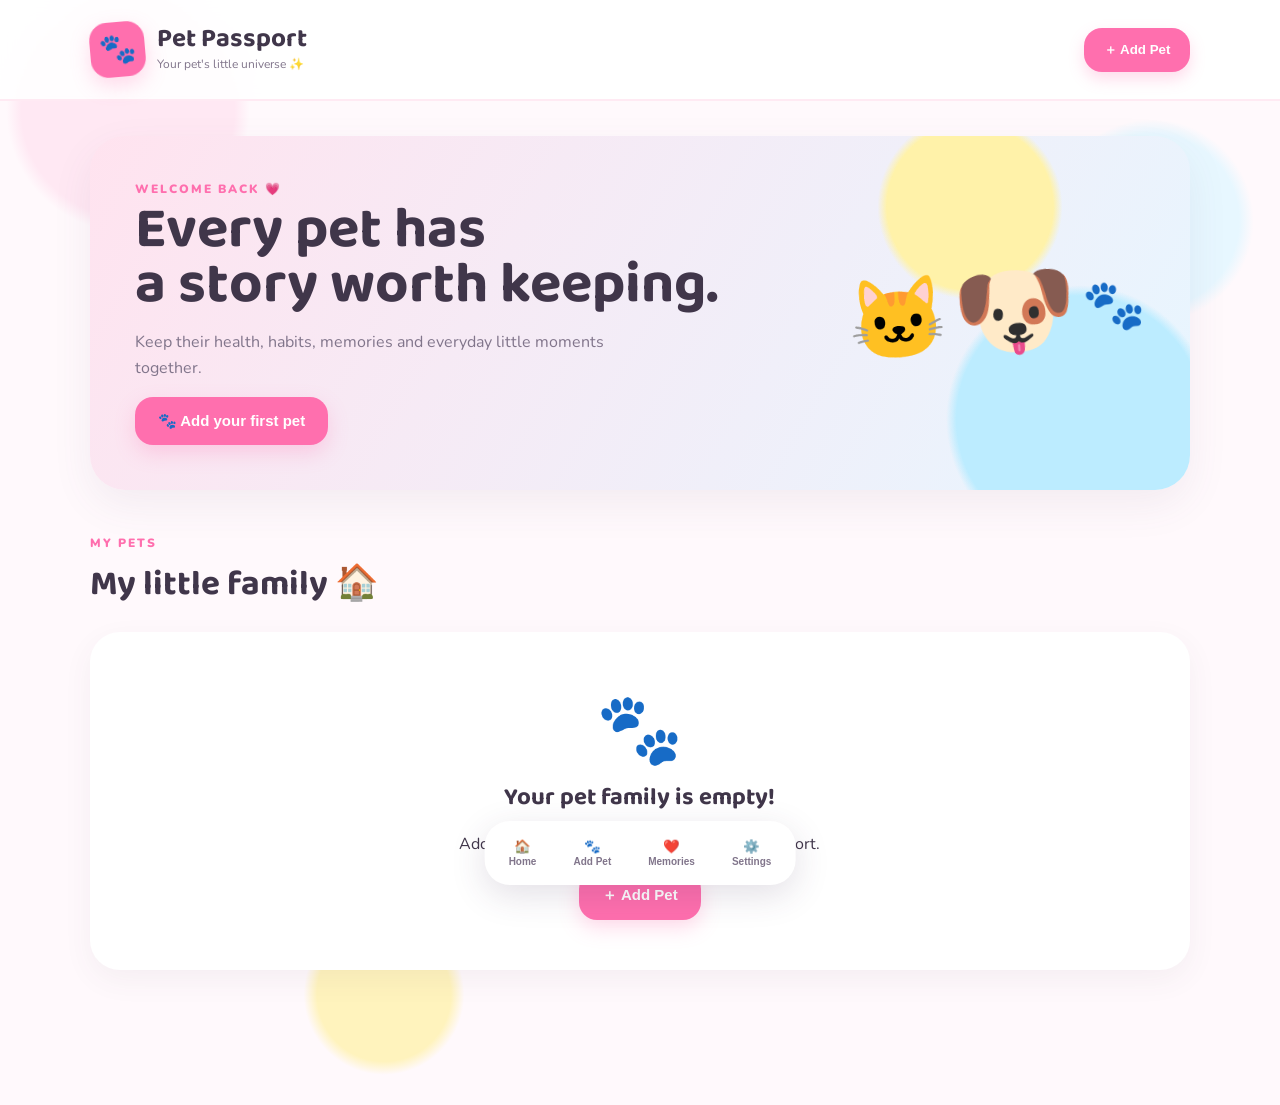
<file: index.html>
<!DOCTYPE html>
<html lang="en">
<head>
    <meta charset="UTF-8">
    <meta name="viewport" content="width=device-width, initial-scale=1.0">

    <title>Pet Passport 🐾</title>

    <link rel="stylesheet" href="style.css">

    <link
        href="https://fonts.googleapis.com/css2?family=Baloo+2:wght@400;500;600;700;800&family=Nunito:wght@400;600;700;800&display=swap"
        rel="stylesheet"
    >
</head>

<body>

<header class="topbar">

    <div class="logo">
        <div class="logo-paw">🐾</div>

        <div>
            <h1>Pet Passport</h1>
            <span>Your pet's little universe ✨</span>
        </div>
    </div>

    <button class="add-btn" onclick="openAddPet()">
        ＋ Add Pet
    </button>

</header>


<main>

    <!-- HOME -->

    <section id="homePage" class="page">

        <div class="hero">

            <div>
                <p class="small-title">WELCOME BACK 💗</p>

                <h2>
                    Every pet has<br>
                    a story worth keeping.
                </h2>

                <p class="hero-text">
                    Keep their health, habits, memories and
                    everyday little moments together.
                </p>

                <button class="pink-button" onclick="openAddPet()">
                    🐾 Add your first pet
                </button>
            </div>

            <div class="hero-animals">
                <span>🐱</span>
                <span>🐶</span>
                <span>🐾</span>
            </div>

        </div>


        <div class="section-heading">

            <div>
                <p class="small-title">MY PETS</p>
                <h2>My little family 🏠</h2>
            </div>

        </div>


        <div id="petList" class="pet-grid"></div>

    </section>



    <!-- PET DASHBOARD -->

    <section id="petPage" class="page hidden">

        <button class="back-button" onclick="showHome()">
            ← Back to my pets
        </button>

        <div id="petDashboard"></div>

    </section>



    <!-- ADD PET -->

    <section id="addPetPage" class="page hidden">

        <button class="back-button" onclick="showHome()">
            ← Back
        </button>

        <div class="form-card">

            <div class="form-title">
                <span>🐾</span>

                <div>
                    <p class="small-title">NEW FAMILY MEMBER</p>
                    <h2>Tell us about them!</h2>
                </div>
            </div>


            <label>Pet type</label>

            <div class="choice-row">

                <button
                    class="choice active"
                    id="dogChoice"
                    onclick="chooseSpecies('Dog')"
                >
                    🐶 Dog
                </button>

                <button
                    class="choice"
                    id="catChoice"
                    onclick="chooseSpecies('Cat')"
                >
                    🐱 Cat
                </button>

            </div>


            <label>Name *</label>

            <input
                id="petName"
                type="text"
                placeholder="Mochi..."
            >


            <label>Breed</label>

            <input
                id="petBreed"
                type="text"
                placeholder="Golden Retriever..."
            >


            <label>Birthday</label>

            <input
                id="petBirthday"
                type="date"
            >


            <div class="two-columns">

                <div>
                    <label>Sex</label>

                    <select id="petSex">
                        <option value="">Choose...</option>
                        <option>Female</option>
                        <option>Male</option>
                    </select>
                </div>


                <div>
                    <label>Weight (kg)</label>

                    <input
                        id="petWeight"
                        type="number"
                        step="0.1"
                        placeholder="4.8"
                    >
                </div>

            </div>


            <label>Colour / pattern</label>

            <input
                id="petColor"
                type="text"
                placeholder="Orange tabby..."
            >


            <label>Allergies</label>

            <input
                id="petAllergies"
                type="text"
                placeholder="None..."
            >


            <label>Important notes</label>

            <textarea
                id="petNotes"
                placeholder="Anything important about your pet..."
            ></textarea>


            <label>Pet photo</label>

            <input
                id="petPhoto"
                type="file"
                accept="image/*"
            >


            <div class="personality-box">

                <h3>✨ Pet Personality</h3>

                <div class="personality">

                    <div>
                        <span>Energy 😴</span>
                        <span>⚡</span>
                    </div>

                    <input
                        id="energy"
                        type="range"
                        min="0"
                        max="100"
                        value="50"
                    >

                </div>


                <div class="personality">

                    <div>
                        <span>Social 🙈</span>
                        <span>🥰</span>
                    </div>

                    <input
                        id="social"
                        type="range"
                        min="0"
                        max="100"
                        value="50"
                    >

                </div>


                <div class="personality">

                    <div>
                        <span>Talkative 🤐</span>
                        <span>🗣️</span>
                    </div>

                    <input
                        id="talkative"
                        type="range"
                        min="0"
                        max="100"
                        value="50"
                    >

                </div>


                <div class="personality">

                    <div>
                        <span>Affection 🧊</span>
                        <span>❤️</span>
                    </div>

                    <input
                        id="affection"
                        type="range"
                        min="0"
                        max="100"
                        value="50"
                    >

                </div>

            </div>


            <button
                class="save-button"
                onclick="savePet()"
            >
                🐾 Create Pet Passport
            </button>

        </div>

    </section>

</main>



<!-- BOTTOM NAVIGATION -->

<nav class="bottom-nav">

    <button onclick="showHome()">
        🏠
        <span>Home</span>
    </button>

    <button onclick="openAddPet()">
        🐾
        <span>Add Pet</span>
    </button>

    <button onclick="openMemories()">
        ❤️
        <span>Memories</span>
    </button>

    <button onclick="openSettings()">
        ⚙️
        <span>Settings</span>
    </button>

</nav>


<div id="toast" class="toast"></div>


<script src="app.js"></script>

</body>
</html>
</file>
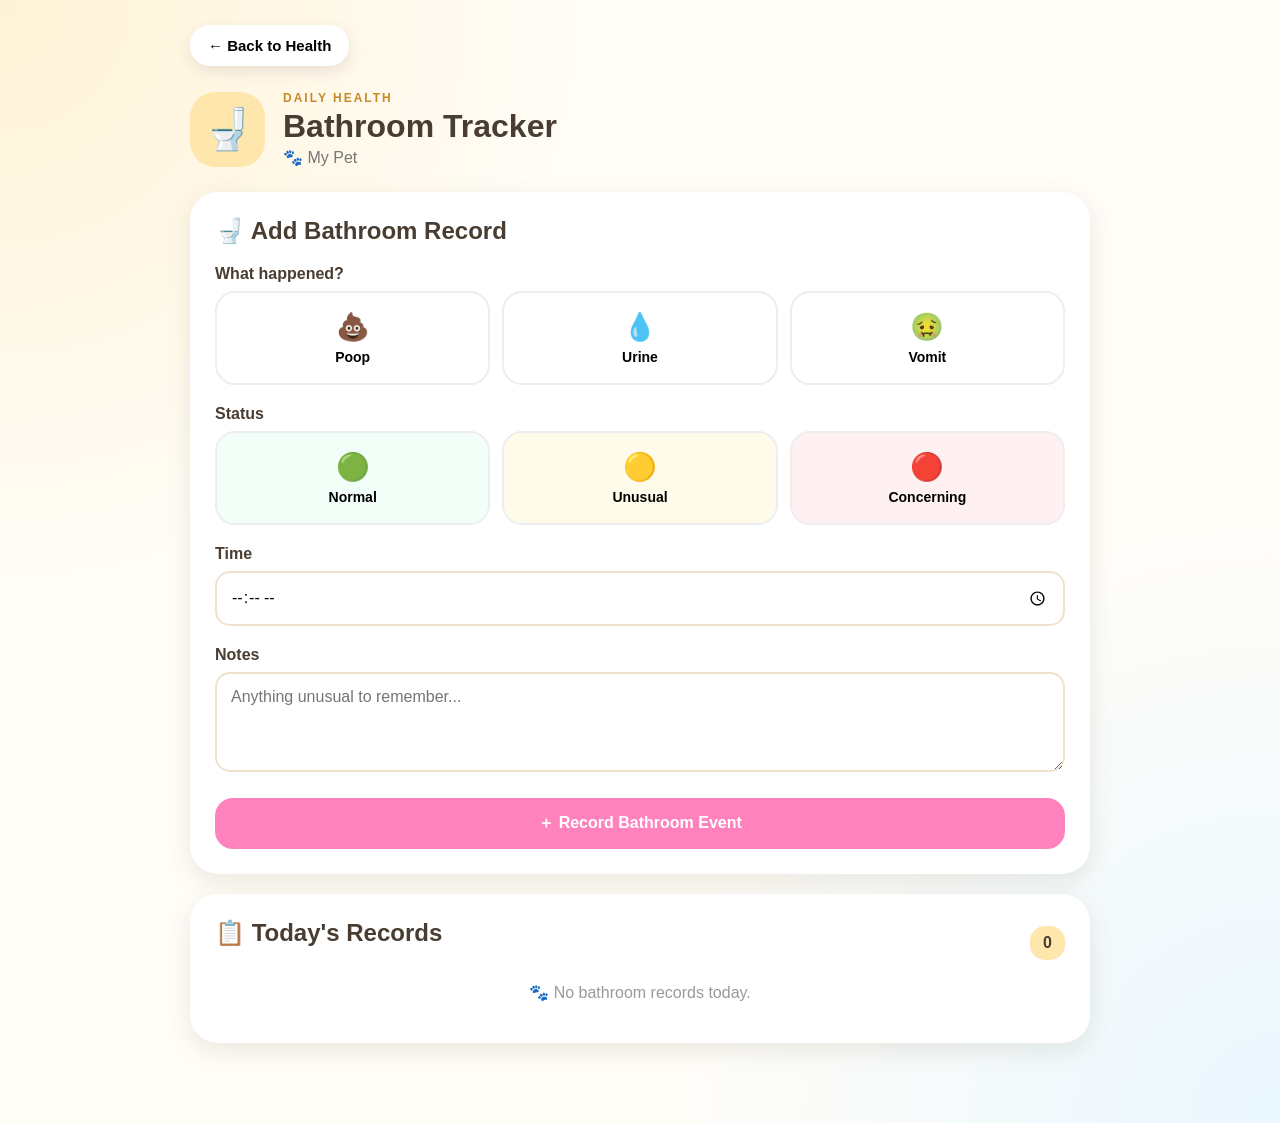
<file: bathroom.html>
<!DOCTYPE html>
<html lang="en">
<head>

    <meta charset="UTF-8">

    <meta
        name="viewport"
        content="width=device-width, initial-scale=1.0"
    >

    <title>Bathroom Tracker 🐾</title>

    <link
        rel="stylesheet"
        href="bathroom.css"
    >

</head>

<body>

<div class="page">

    <button
        class="back-button"
        onclick="goBack()"
    >
        ← Back to Health
    </button>


    <header>

        <div class="icon">
            🚽
        </div>

        <div>

            <p>DAILY HEALTH</p>

            <h1>
                Bathroom Tracker
            </h1>

            <span id="petName">
                🐾 My Pet
            </span>

        </div>

    </header>


    <!-- ADD RECORD -->

    <section class="card">

        <h2>
            🚽 Add Bathroom Record
        </h2>


        <label>
            What happened?
        </label>


        <div class="type-grid">

            <button
                class="type-button"
                onclick="selectType('Poop', this)"
            >
                💩
                <span>Poop</span>
            </button>


            <button
                class="type-button"
                onclick="selectType('Urine', this)"
            >
                💧
                <span>Urine</span>
            </button>


            <button
                class="type-button"
                onclick="selectType('Vomit', this)"
            >
                🤢
                <span>Vomit</span>
            </button>

        </div>


        <label>
            Status
        </label>


        <div class="status-grid">

            <button
                class="status-button normal"
                onclick="selectStatus('Normal', this)"
            >
                🟢
                <span>Normal</span>
            </button>


            <button
                class="status-button unusual"
                onclick="selectStatus('Unusual', this)"
            >
                🟡
                <span>Unusual</span>
            </button>


            <button
                class="status-button concerning"
                onclick="selectStatus('Concerning', this)"
            >
                🔴
                <span>Concerning</span>
            </button>

        </div>


        <label>
            Time
        </label>

        <input
            id="bathroomTime"
            type="time"
        >


        <label>
            Notes
        </label>

        <textarea
            id="bathroomNotes"
            placeholder="Anything unusual to remember..."
        ></textarea>


        <button
            class="pink-button"
            onclick="addBathroom()"
        >
            ＋ Record Bathroom Event
        </button>

    </section>


    <!-- TODAY -->

    <section class="card">

        <div class="section-title">

            <h2>
                📋 Today's Records
            </h2>

            <span id="recordCount">
                0
            </span>

        </div>


        <div id="bathroomList"></div>

    </section>

</div>


<div id="toast"></div>


<script src="bathroom.js"></script>

</body>
</html>
</file>
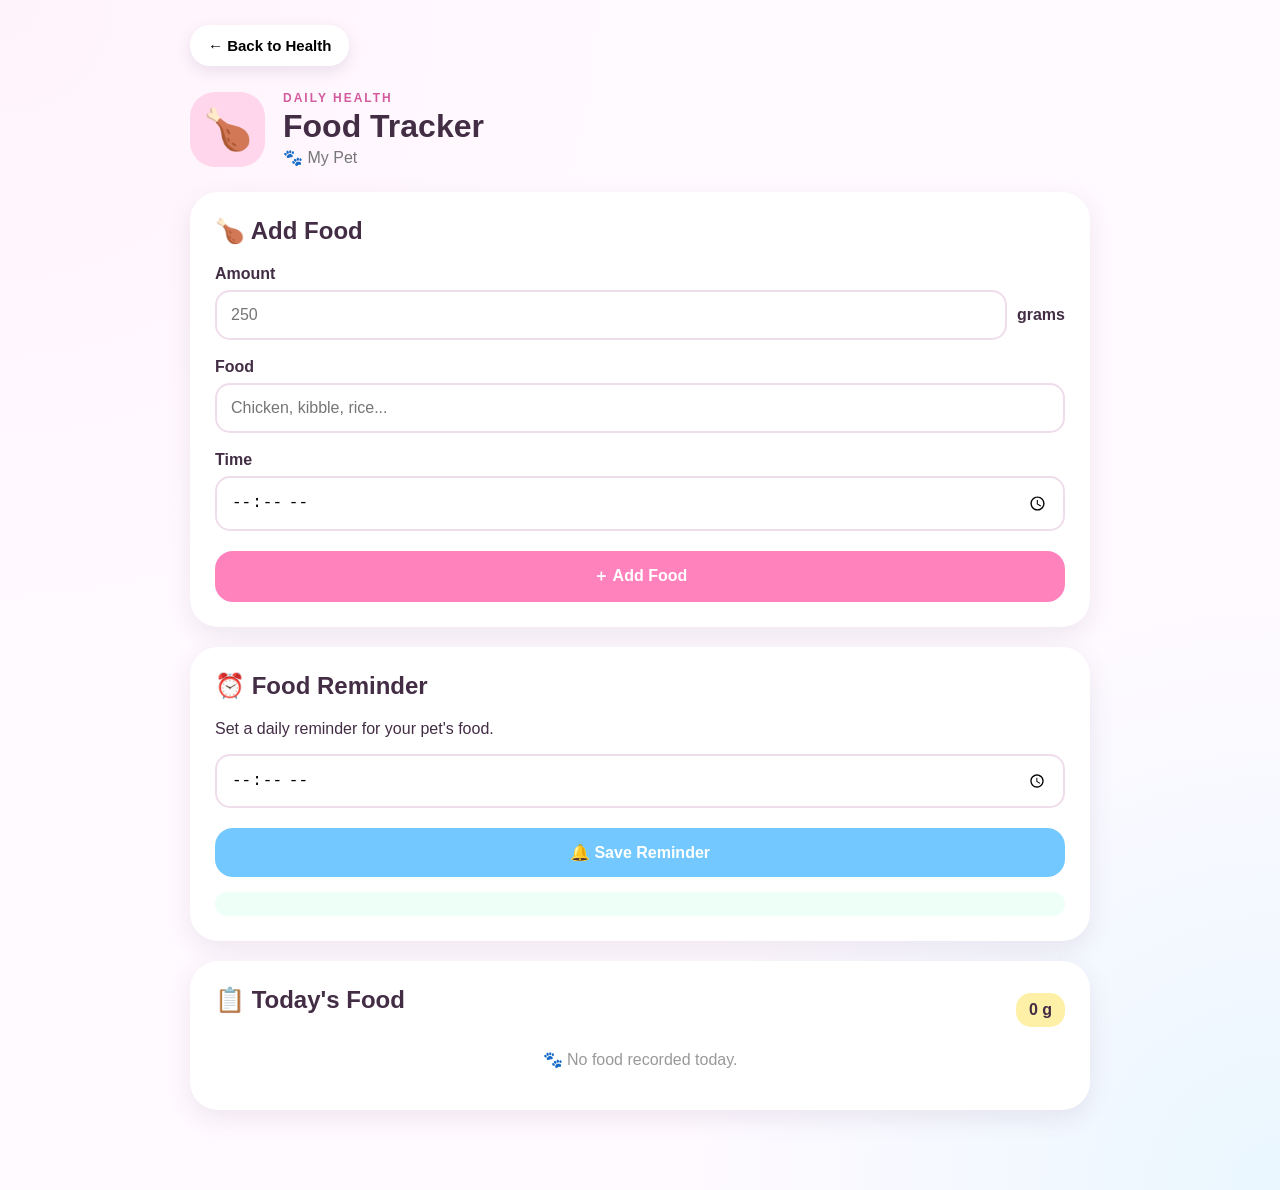
<file: food.html>
<!DOCTYPE html>
<html lang="en">
<head>
    <meta charset="UTF-8">
    <meta name="viewport" content="width=device-width, initial-scale=1.0">

    <title>Food Tracker 🐾</title>

    <link rel="stylesheet" href="food.css">
</head>

<body>

    <div class="page">

        <button class="back-button" onclick="goBack()">
            ← Back to Health
        </button>

        <header>
            <div class="icon">🍗</div>

            <div>
                <p>DAILY HEALTH</p>
                <h1>Food Tracker</h1>
                <span id="petName">🐾 My Pet</span>
            </div>
        </header>

        <section class="card">

            <h2>🍗 Add Food</h2>

            <label>Amount</label>

            <div class="amount-row">
                <input
                    id="foodAmount"
                    type="number"
                    min="0"
                    placeholder="250"
                >

                <span>grams</span>
            </div>

            <label>Food</label>

            <input
                id="foodName"
                type="text"
                placeholder="Chicken, kibble, rice..."
            >

            <label>Time</label>

            <input
                id="foodTime"
                type="time"
            >

            <button
                class="pink-button"
                onclick="addFood()"
            >
                ＋ Add Food
            </button>

        </section>


        <section class="card reminder-card">

            <h2>⏰ Food Reminder</h2>

            <p>
                Set a daily reminder for your pet's food.
            </p>

            <input
                id="foodReminder"
                type="time"
            >

            <button
                class="blue-button"
                onclick="saveFoodReminder()"
            >
                🔔 Save Reminder
            </button>

            <div id="foodReminderStatus"></div>

        </section>


        <section class="card">

            <div class="section-title">
                <h2>📋 Today's Food</h2>

                <span id="totalFood">
                    0 g
                </span>
            </div>

            <div id="foodList"></div>

        </section>

    </div>

    <div id="toast"></div>

    <script src="food.js"></script>

</body>
</html>
</file>
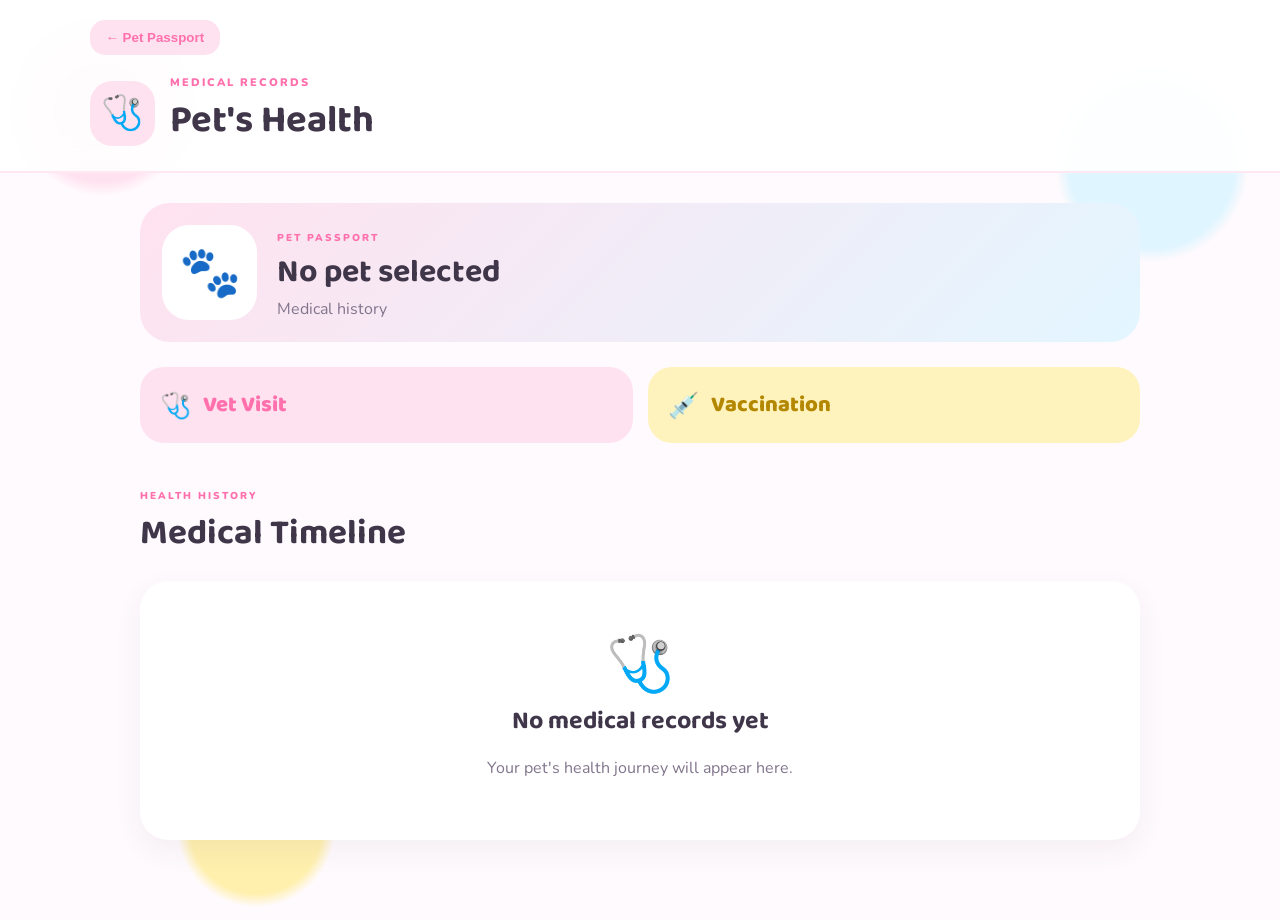
<file: health.html>
<!DOCTYPE html>
<html lang="en">

<head>

    <meta charset="UTF-8">

    <meta
        name="viewport"
        content="width=device-width, initial-scale=1.0"
    >

    <title>Pet Passport · Health 🩺</title>

    <link
        rel="stylesheet"
        href="health.css"
    >

    <link
        href="https://fonts.googleapis.com/css2?family=Baloo+2:wght@400;500;600;700;800&family=Nunito:wght@400;600;700;800&display=swap"
        rel="stylesheet"
    >

</head>


<body>

<header class="health-header">

    <button
        class="back-btn"
        onclick="goBack()"
    >
        ← Pet Passport
    </button>


    <div class="health-title">

        <div class="health-icon">
            🩺
        </div>

        <div>

            <p>MEDICAL RECORDS</p>

            <h1>
                <span id="petName">Pet</span>'s Health
            </h1>

        </div>

    </div>

</header>



<main>


    <!-- PET SUMMARY -->

    <section class="pet-summary">

        <div
            id="petPhoto"
            class="summary-photo"
        >
            🐾
        </div>


        <div>

            <span class="mini-label">
                PET PASSPORT
            </span>

            <h2 id="petSummaryName">
                Your Pet
            </h2>

            <p id="petSummaryInfo">
                Medical history
            </p>

        </div>

    </section>



    <!-- QUICK ACTIONS -->

    <section class="quick-actions">

        <button
            onclick="openMedicalForm()"
            class="action pink"
        >
            🩺
            <span>
                Vet Visit
            </span>
        </button>


        <button
            onclick="openVaccinationForm()"
            class="action yellow"
        >
            💉
            <span>
                Vaccination
            </span>
        </button>

    </section>



    <!-- MEDICAL FORM -->

    <section
        id="medicalForm"
        class="form-section hidden"
    >

        <div class="section-top">

            <div>

                <span class="mini-label">
                    NEW RECORD
                </span>

                <h2>
                    🩺 Vet Visit
                </h2>

            </div>

            <button
                onclick="closeForms()"
                class="close-btn"
            >
                ×
            </button>

        </div>


        <label>
            Visit date *
        </label>

        <input
            id="visitDate"
            type="date"
        >


        <label>
            Veterinarian
        </label>

        <input
            id="vetName"
            type="text"
            placeholder="Dr. Sarah..."
        >


        <label>
            Reason for visit
        </label>

        <input
            id="visitReason"
            type="text"
            placeholder="General checkup..."
        >


        <label>
            Blood test result
        </label>

        <input
            id="bloodTest"
            type="file"
            accept=".pdf,.jpg,.jpeg,.png"
        >


        <label>
            Prescription
        </label>

        <input
            id="prescription"
            type="file"
            accept=".pdf,.jpg,.jpeg,.png"
        >


        <label>
            Previous report
        </label>

        <input
            id="previousReport"
            type="file"
            accept=".pdf,.jpg,.jpeg,.png"
        >


        <label>
            Notes
        </label>

        <textarea
            id="visitNotes"
            placeholder="What happened during the visit?"
        ></textarea>


        <button
            class="save-btn"
            onclick="saveMedicalRecord()"
        >
            💗 Save Medical Record
        </button>

    </section>



    <!-- VACCINATION FORM -->

    <section
        id="vaccinationForm"
        class="form-section hidden"
    >

        <div class="section-top">

            <div>

                <span class="mini-label">
                    NEW RECORD
                </span>

                <h2>
                    💉 Vaccination
                </h2>

            </div>

            <button
                onclick="closeForms()"
                class="close-btn"
            >
                ×
            </button>

        </div>


        <label>
            Vaccine *
        </label>

        <input
            id="vaccineName"
            type="text"
            placeholder="Rabies..."
        >


        <label>
            Date given *
        </label>

        <input
            id="vaccineDate"
            type="date"
        >


        <label>
            Next due date
        </label>

        <input
            id="nextVaccineDate"
            type="date"
        >


        <label>
            Veterinarian
        </label>

        <input
            id="vaccineVet"
            type="text"
            placeholder="Dr. Sarah..."
        >


        <label>
            Notes
        </label>

        <textarea
            id="vaccineNotes"
            placeholder="Optional notes..."
        ></textarea>


        <button
            class="save-btn"
            onclick="saveVaccination()"
        >
            💉 Save Vaccination
        </button>

    </section>



    <!-- MEDICAL TIMELINE -->

    <section class="timeline-section">

        <div class="section-heading">

            <div>

                <span class="mini-label">
                    HEALTH HISTORY
                </span>

                <h2>
                    Medical Timeline
                </h2>

            </div>

        </div>


        <div id="medicalTimeline">

            <div class="empty">

                <div>
                    🩺
                </div>

                <h3>
                    No medical records yet
                </h3>

                <p>
                    Your pet's health journey
                    will appear here.
                </p>

            </div>

        </div>

    </section>


</main>



<div
    id="toast"
    class="toast"
></div>


<script src="health.js"></script>

</body>

</html>
</file>
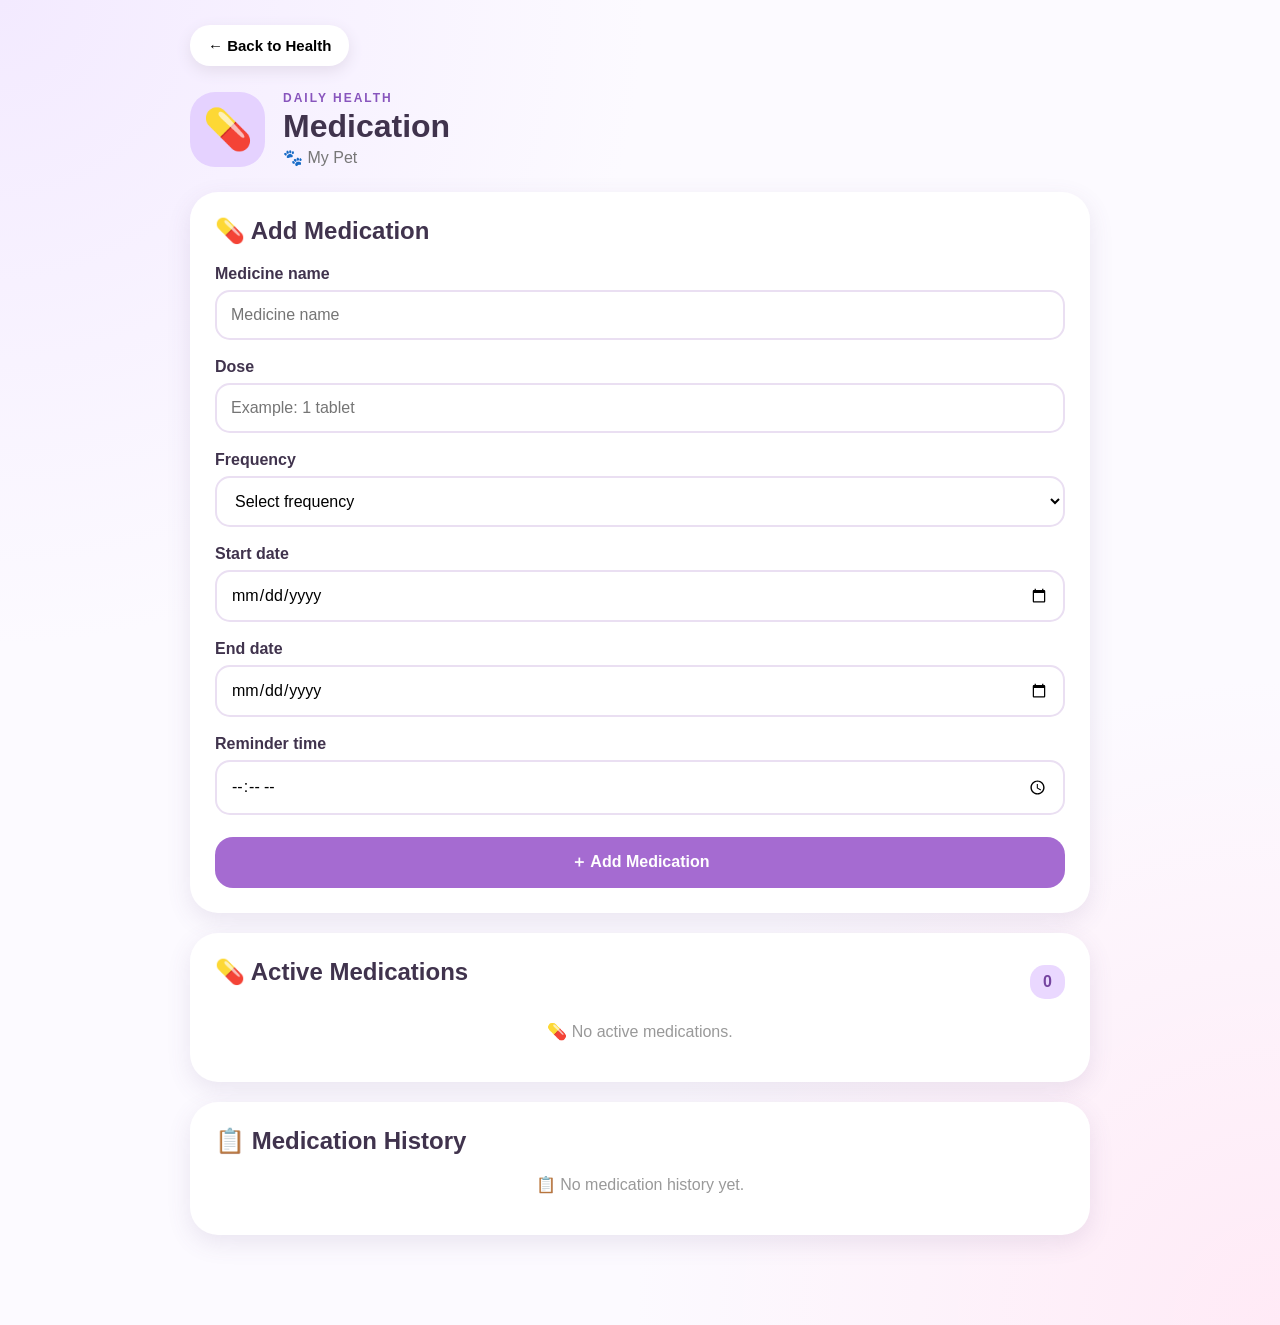
<file: medication.html>
<!DOCTYPE html>
<html lang="en">
<head>

    <meta charset="UTF-8">

    <meta
        name="viewport"
        content="width=device-width, initial-scale=1.0"
    >

    <title>Medication Tracker 💊</title>

    <link
        rel="stylesheet"
        href="medication.css"
    >

</head>

<body>

<div class="page">

    <button
        class="back-button"
        onclick="goBack()"
    >
        ← Back to Health
    </button>


    <header>

        <div class="icon">
            💊
        </div>

        <div>

            <p>DAILY HEALTH</p>

            <h1>
                Medication
            </h1>

            <span id="petName">
                🐾 My Pet
            </span>

        </div>

    </header>


    <!-- ADD MEDICATION -->

    <section class="card">

        <h2>
            💊 Add Medication
        </h2>


        <label>
            Medicine name
        </label>

        <input
            id="medicineName"
            type="text"
            placeholder="Medicine name"
        >


        <label>
            Dose
        </label>

        <input
            id="medicineDose"
            type="text"
            placeholder="Example: 1 tablet"
        >


        <label>
            Frequency
        </label>

        <select id="medicineFrequency">

            <option value="">
                Select frequency
            </option>

            <option value="Once daily">
                Once daily
            </option>

            <option value="Twice daily">
                Twice daily
            </option>

            <option value="Three times daily">
                Three times daily
            </option>

            <option value="As needed">
                As needed
            </option>

        </select>


        <label>
            Start date
        </label>

        <input
            id="startDate"
            type="date"
        >


        <label>
            End date
        </label>

        <input
            id="endDate"
            type="date"
        >


        <label>
            Reminder time
        </label>

        <input
            id="medicineTime"
            type="time"
        >


        <button
            class="purple-button"
            onclick="addMedication()"
        >
            ＋ Add Medication
        </button>

    </section>


    <!-- ALARM -->

    <section
        id="alarmBox"
        class="alarm-box hidden"
    >

        <div class="alarm-icon">
            🔔
        </div>

        <h2>
            💊 Medication Time!
        </h2>

        <p id="alarmMedicine">
            It is time for medication.
        </p>

        <button
            class="stop-button"
            onclick="stopAlarm()"
        >
            🛑 STOP RINGING
        </button>

    </section>


    <!-- ACTIVE MEDICATION -->

    <section class="card">

        <div class="section-title">

            <h2>
                💊 Active Medications
            </h2>

            <span id="medicineCount">
                0
            </span>

        </div>


        <div id="medicationList"></div>

    </section>


    <!-- HISTORY -->

    <section class="card">

        <h2>
            📋 Medication History
        </h2>

        <div id="medicationHistory"></div>

    </section>

</div>


<div id="toast"></div>


<script src="medication.js"></script>

</body>
</html>
</file>
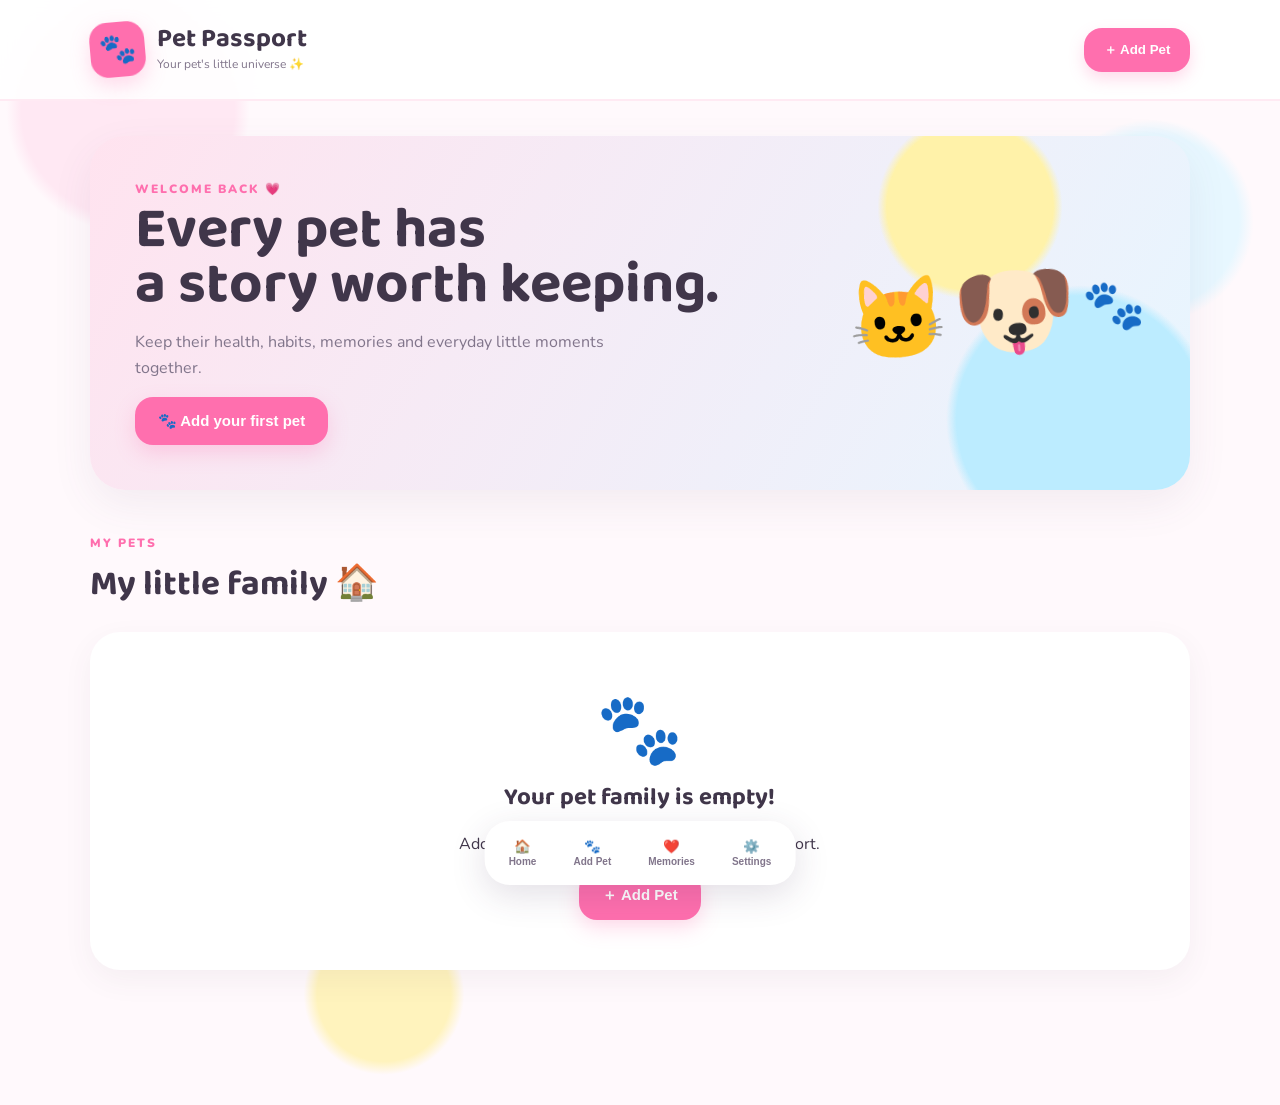
<file: memory.html>
<!DOCTYPE html>
<html lang="en">

<head>

    <meta charset="UTF-8">

    <meta
        name="viewport"
        content="width=device-width, initial-scale=1.0"
    >

    <title>Pet Memories 📖</title>

    <link
        rel="stylesheet"
        href="memory.css"
    >

</head>


<body>

<main class="memory-page">


    <!-- HEADER -->

    <header class="memory-header">

        <button
            class="back-button"
            onclick="goBack()"
        >
            ←
        </button>

        <div>

            <p class="small-title">
                PET PASSPORT
            </p>

            <h1>
                📖 Memories
            </h1>

            <p id="petSubtitle">
                Little moments worth keeping
            </p>

        </div>

    </header>



    <!-- PET -->

    <section class="pet-strip">

        <div
            id="petPhoto"
            class="pet-photo"
        >
            🐾
        </div>

        <div>

            <strong id="petName">
                My Pet
            </strong>

            <span>
                A scrapbook of their life 💗
            </span>

        </div>

    </section>



    <!-- CREATE MEMORY -->

    <section class="memory-card">

        <div class="card-title">

            <span>
                ✨
            </span>

            <div>

                <h2>
                    Create a Memory
                </h2>

                <p>
                    Keep one little moment forever.
                </p>

            </div>

        </div>



        <!-- TITLE -->

        <label for="memoryTitle">
            Memory title
        </label>

        <input
            id="memoryTitle"
            type="text"
            placeholder="The day Mochi met snow..."
        >



        <!-- TYPE -->

        <label for="memoryType">
            Memory type
        </label>

        <select id="memoryType">

            <option value="Everyday">
                🌸 Everyday
            </option>

            <option value="Funny">
                😂 Funny
            </option>

            <option value="Adventure">
                🌎 Adventure
            </option>

            <option value="Birthday">
                🎂 Birthday
            </option>

            <option value="Milestone">
                ⭐ Milestone
            </option>

            <option value="First">
                💗 First time
            </option>

            <option value="Special">
                ✨ Special
            </option>

        </select>



        <!-- DATE -->

        <label for="memoryDate">
            Date
        </label>

        <input
            id="memoryDate"
            type="date"
        >



        <!-- PHOTO -->

        <div class="tool-section">

            <h3>
                📸 Main Photo
            </h3>

            <label
                for="mainPhoto"
                class="upload-button"
            >
                📷 Add Pet Photo
            </label>

            <input
                id="mainPhoto"
                type="file"
                accept="image/*"
                hidden
            >

            <div
                id="mainPhotoPreview"
                class="main-photo-preview"
            ></div>

        </div>



        <!-- NOTE -->

        <div class="tool-section">

            <h3>
                📝 Memory Note
            </h3>

            <textarea
                id="memoryNote"
                placeholder="Write about this little moment..."
            ></textarea>

        </div>



        <!-- DRAWING -->

        <div class="tool-section">

            <div class="tool-heading">

                <div>

                    <h3>
                        🎨 Draw Something
                    </h3>

                    <p>
                        Draw with your finger or mouse.
                    </p>

                </div>

                <button
                    class="clear-button"
                    onclick="clearCanvas()"
                >
                    🗑️ Clear
                </button>

            </div>


            <div class="drawing-tools">

                <button
                    onclick="setTool('pen')"
                    class="tool-button active"
                    id="penTool"
                >
                    ✏️ Pen
                </button>

                <button
                    onclick="setTool('eraser')"
                    class="tool-button"
                    id="eraserTool"
                >
                    🧽 Eraser
                </button>

                <label class="size-control">

                    Size

                    <input
                        id="brushSize"
                        type="range"
                        min="1"
                        max="30"
                        value="5"
                    >

                </label>

            </div>


            <div class="canvas-wrapper">

                <canvas
                    id="drawingCanvas"
                ></canvas>

            </div>

        </div>



        <!-- IMPORTED IMAGE -->

        <div class="tool-section">

            <h3>
                🖼️ Add Another Picture
            </h3>

            <label
                for="extraPhoto"
                class="upload-button blue"
            >
                🖼️ Import Picture
            </label>

            <input
                id="extraPhoto"
                type="file"
                accept="image/*"
                hidden
            >

            <div
                id="extraPhotoPreview"
                class="extra-photo-preview"
            ></div>

        </div>



        <!-- STICKERS -->

        <div class="tool-section">

            <h3>
                ⭐ Stickers
            </h3>

            <p class="hint">
                Tap a sticker to add it to your memory.
            </p>


            <div class="sticker-row">

                <button onclick="addSticker('🐾')">
                    🐾
                </button>

                <button onclick="addSticker('❤️')">
                    ❤️
                </button>

                <button onclick="addSticker('⭐')">
                    ⭐
                </button>

                <button onclick="addSticker('✨')">
                    ✨
                </button>

                <button onclick="addSticker('🎀')">
                    🎀
                </button>

                <button onclick="addSticker('🦴')">
                    🦴
                </button>

                <button onclick="addSticker('🌸')">
                    🌸
                </button>

                <button onclick="addSticker('😂')">
                    😂
                </button>

            </div>


            <div
                id="stickerCanvas"
                class="sticker-canvas"
            ></div>

        </div>



        <!-- SOUND -->

        <div class="tool-section">

            <h3>
                🔊 Sound Note
            </h3>

            <p class="hint">
                Record a little sound or message.
            </p>


            <div class="record-controls">

                <button
                    id="recordButton"
                    class="record-button"
                    onclick="toggleRecording()"
                >
                    🔴 Start Recording
                </button>

                <span id="recordStatus">
                    Not recording
                </span>

            </div>


            <audio
                id="audioPreview"
                controls
                hidden
            ></audio>

        </div>



        <!-- SAVE -->

        <button
            class="save-memory-button"
            onclick="saveMemory()"
        >
            💗 Save This Memory
        </button>

    </section>



    <!-- SAVED MEMORIES -->

    <section class="saved-section">

        <div class="saved-heading">

            <div>

                <p class="small-title">
                    YOUR SCRAPBOOK
                </p>

                <h2>
                    💗 Saved Memories
                </h2>

            </div>

            <span id="memoryCount">
                0
            </span>

        </div>


        <div id="memoryList"></div>

    </section>


</main>


<div
    id="toast"
    class="toast"
></div>


<script src="memory.js"></script>

</body>

</html>
</file>
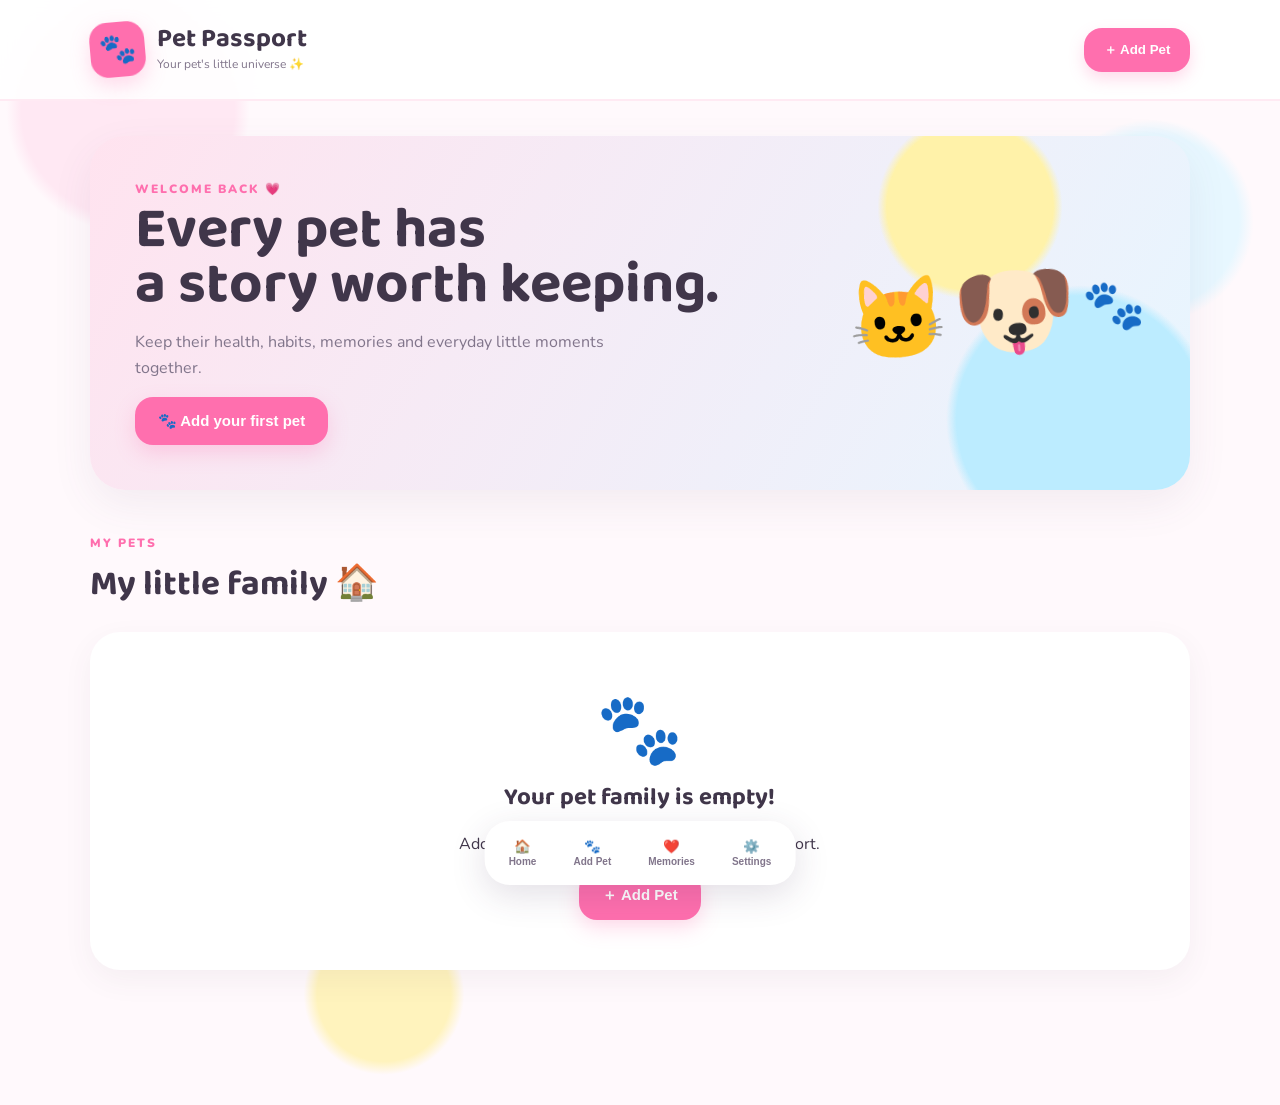
<file: settings.html>
<!DOCTYPE html>
<html lang="en">

<head>

    <meta charset="UTF-8">

    <meta
        name="viewport"
        content="width=device-width, initial-scale=1.0"
    >

    <title>Pet Settings ⚙️</title>

    <link
        rel="stylesheet"
        href="settings.css"
    >

</head>


<body>

    <main class="settings-page">


        <!-- HEADER -->

        <header class="settings-header">

            <button
                class="back-button"
                onclick="goBack()"
            >
                ←
            </button>

            <div>

                <p class="small-title">
                    PET PASSPORT
                </p>

                <h1>
                    ⚙️ Pet Settings
                </h1>

            </div>

        </header>



        <!-- PET PREVIEW -->

        <section class="pet-preview">

            <div
                id="previewPhoto"
                class="preview-photo"
            >
                🐾
            </div>

            <div>

                <h2 id="previewName">
                    My Pet
                </h2>

                <p id="previewSpecies">
                    🐾 Pet
                </p>

            </div>

        </section>



        <!-- PROFILE PHOTO -->

        <section class="settings-card">

            <h2>📸 Profile Picture</h2>

            <p class="description">
                Change your pet's passport photo.
            </p>

            <div class="photo-section">

                <div
                    id="largePhotoPreview"
                    class="large-photo"
                >
                    🐾
                </div>

                <div>

                    <label
                        for="petPhoto"
                        class="upload-button"
                    >
                        📷 Change Photo
                    </label>

                    <input
                        id="petPhoto"
                        type="file"
                        accept="image/*"
                        hidden
                    >

                    <button
                        id="removePhotoButton"
                        class="remove-photo"
                        type="button"
                        onclick="removePhoto()"
                    >
                        🗑️ Remove Photo
                    </button>

                </div>

            </div>

        </section>



        <!-- BASIC INFORMATION -->

        <section class="settings-card">

            <h2>🐾 Basic Information</h2>


            <label for="petName">
                Name
            </label>

            <input
                id="petName"
                type="text"
                placeholder="Mochi"
            >


            <label for="petBreed">
                Breed
            </label>

            <input
                id="petBreed"
                type="text"
                placeholder="Golden Retriever"
            >


            <label for="petBirthday">
                Birthday
            </label>

            <input
                id="petBirthday"
                type="date"
            >


            <div class="two-columns">

                <div>

                    <label for="petSex">
                        Sex
                    </label>

                    <select id="petSex">

                        <option value="">
                            Choose...
                        </option>

                        <option value="Female">
                            Female
                        </option>

                        <option value="Male">
                            Male
                        </option>

                    </select>

                </div>


                <div>

                    <label for="petWeight">
                        Weight (kg)
                    </label>

                    <input
                        id="petWeight"
                        type="number"
                        step="0.1"
                        min="0"
                        placeholder="4.8"
                    >

                </div>

            </div>


            <label for="petColor">
                Colour / Pattern
            </label>

            <input
                id="petColor"
                type="text"
                placeholder="Orange tabby..."
            >

        </section>



        <!-- HEALTH -->

        <section class="settings-card">

            <h2>💗 Health Information</h2>


            <label for="petAllergies">
                Allergies
            </label>

            <input
                id="petAllergies"
                type="text"
                placeholder="None..."
            >


            <label for="petNotes">
                Important Notes
            </label>

            <textarea
                id="petNotes"
                placeholder="Anything important about your pet..."
            ></textarea>

        </section>



        <!-- PERSONALITY -->

        <section class="settings-card">

            <h2>✨ Personality</h2>

            <p class="description">
                Update your pet's personality whenever it changes.
            </p>


            <div class="personality-row">

                <div class="personality-label">

                    <span>
                        Energy 😴
                    </span>

                    <span>
                        ⚡
                    </span>

                </div>

                <input
                    id="energy"
                    type="range"
                    min="0"
                    max="100"
                    value="50"
                >

            </div>


            <div class="personality-row">

                <div class="personality-label">

                    <span>
                        Social 🙈
                    </span>

                    <span>
                        🥰
                    </span>

                </div>

                <input
                    id="social"
                    type="range"
                    min="0"
                    max="100"
                    value="50"
                >

            </div>


            <div class="personality-row">

                <div class="personality-label">

                    <span>
                        Talkative 🤐
                    </span>

                    <span>
                        🗣️
                    </span>

                </div>

                <input
                    id="talkative"
                    type="range"
                    min="0"
                    max="100"
                    value="50"
                >

            </div>


            <div class="personality-row">

                <div class="personality-label">

                    <span>
                        Affection 🧊
                    </span>

                    <span>
                        ❤️
                    </span>

                </div>

                <input
                    id="affection"
                    type="range"
                    min="0"
                    max="100"
                    value="50"
                >

            </div>

        </section>



        <!-- SAVE -->

        <button
            class="save-button"
            onclick="saveChanges()"
        >
            💗 Save Changes
        </button>



        <!-- DELETE -->

        <section class="danger-card">

            <h2>⚠️ Danger Zone</h2>

            <p>
                Permanently remove this pet from
                Pet Passport.
            </p>

            <button
                class="delete-button"
                onclick="deletePet()"
            >
                🗑️ Delete Pet
            </button>

        </section>


    </main>


    <div
        id="toast"
        class="toast"
    ></div>


    <script src="settings.js"></script>

</body>

</html>
</file>
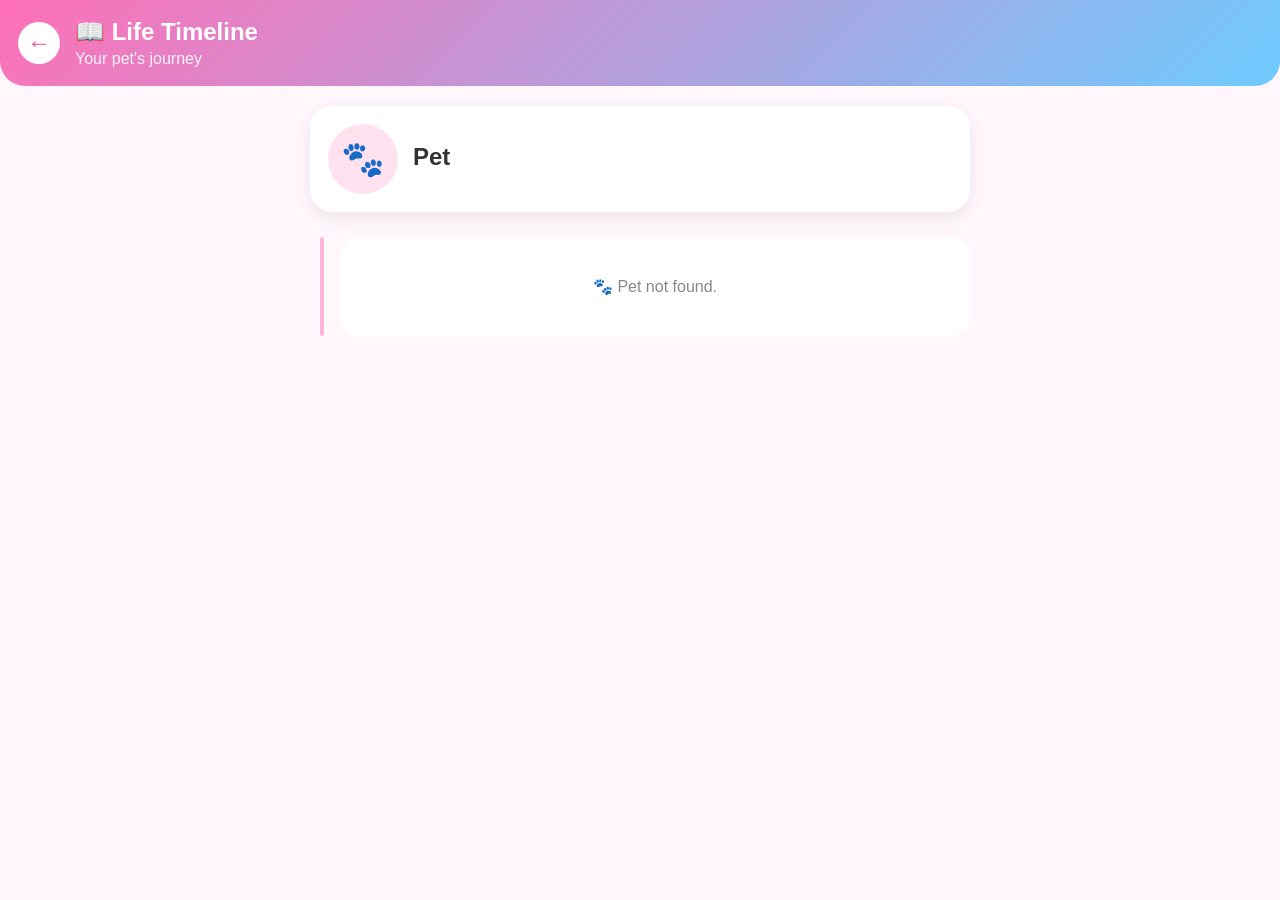
<file: timeline.html>
<!DOCTYPE html>
<html lang="en">
<head>
    <meta charset="UTF-8">
    <meta name="viewport" content="width=device-width, initial-scale=1.0">

    <title>Pet Timeline</title>

    <link rel="stylesheet" href="timeline.css">
</head>

<body>

    <header class="timeline-header">

        <button class="back-button" onclick="goBack()">
            ←
        </button>

        <div>
            <h1>📖 Life Timeline</h1>
            <p id="petSubtitle">Your pet's journey</p>
        </div>

    </header>


    <main class="timeline-page">

        <!-- PET INTRO -->

        <section class="pet-intro">

            <div id="petPhoto" class="pet-timeline-photo">
                🐾
            </div>

            <div>
                <h2 id="petName">Pet</h2>
                <p id="petInfo"></p>
            </div>

        </section>


        <!-- TIMELINE -->

        <section class="timeline-container">

            <div id="timeline">
                <p class="loading">
                    Loading your pet's timeline... 🐾
                </p>
            </div>

        </section>

    </main>


    <script src="timeline.js"></script>

</body>
</html>
</file>
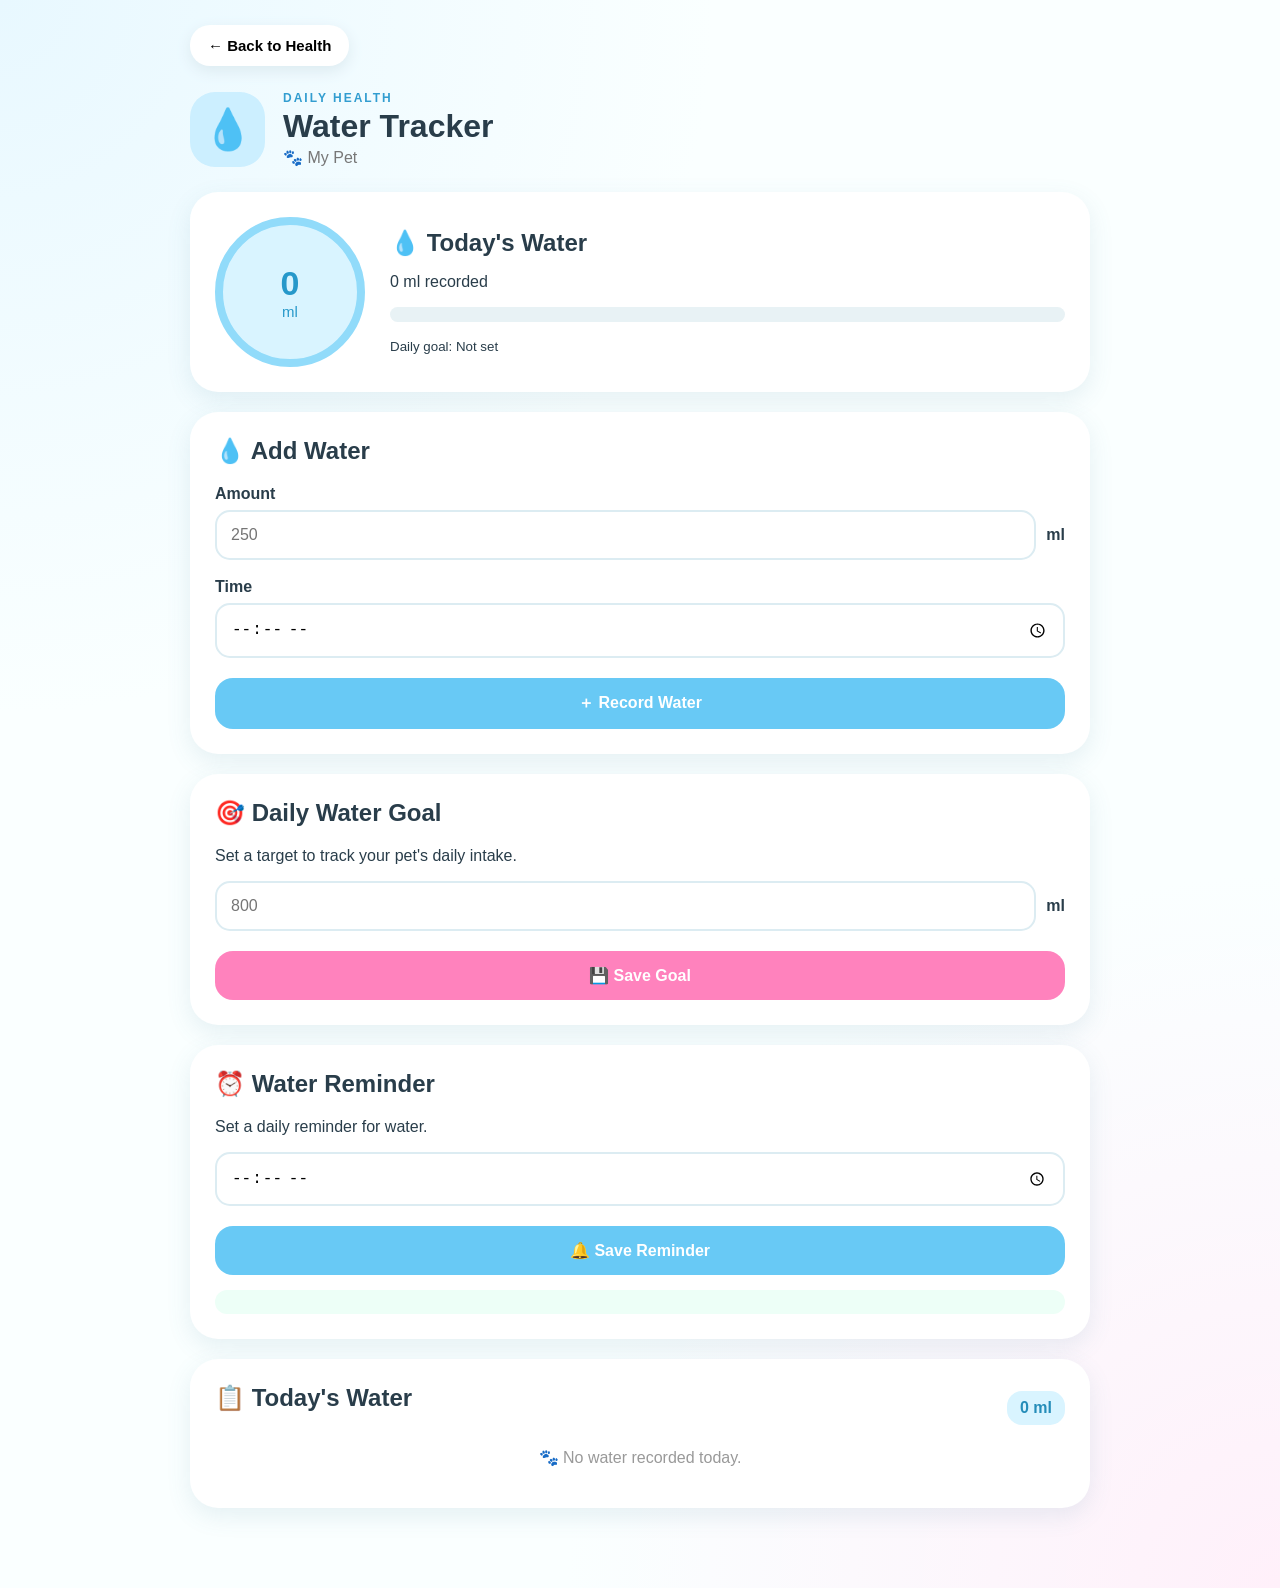
<file: water.html>
<!DOCTYPE html>
<html lang="en">
<head>
    <meta charset="UTF-8">
    <meta name="viewport" content="width=device-width, initial-scale=1.0">

    <title>Water Tracker 🐾</title>

    <link rel="stylesheet" href="water.css">
</head>

<body>

<div class="page">

    <button class="back-button" onclick="goBack()">
        ← Back to Health
    </button>

    <header>
        <div class="icon">💧</div>

        <div>
            <p>DAILY HEALTH</p>
            <h1>Water Tracker</h1>
            <span id="petName">🐾 My Pet</span>
        </div>
    </header>


    <!-- DAILY TOTAL -->

    <section class="card water-total-card">

        <div class="water-circle">
            <span id="waterTotal">0</span>
            <small>ml</small>
        </div>

        <div class="water-info">
            <h2>💧 Today's Water</h2>

            <p>
                <span id="waterProgressText">
                    0 ml recorded
                </span>
            </p>

            <div class="progress">
                <div
                    id="waterProgress"
                    class="progress-bar"
                ></div>
            </div>

            <small id="waterGoalText">
                Daily goal: Not set
            </small>
        </div>

    </section>


    <!-- ADD WATER -->

    <section class="card">

        <h2>💧 Add Water</h2>

        <label>Amount</label>

        <div class="amount-row">

            <input
                id="waterAmount"
                type="number"
                min="1"
                placeholder="250"
            >

            <span>ml</span>

        </div>


        <label>Time</label>

        <input
            id="waterTime"
            type="time"
        >


        <button
            class="blue-button"
            onclick="addWater()"
        >
            ＋ Record Water
        </button>

    </section>


    <!-- DAILY GOAL -->

    <section class="card">

        <h2>🎯 Daily Water Goal</h2>

        <p>
            Set a target to track your pet's daily intake.
        </p>

        <div class="amount-row">

            <input
                id="waterGoal"
                type="number"
                min="1"
                placeholder="800"
            >

            <span>ml</span>

        </div>

        <button
            class="pink-button"
            onclick="saveWaterGoal()"
        >
            💾 Save Goal
        </button>

    </section>


    <!-- REMINDER -->

    <section class="card">

        <h2>⏰ Water Reminder</h2>

        <p>
            Set a daily reminder for water.
        </p>

        <input
            id="waterReminder"
            type="time"
        >

        <button
            class="blue-button"
            onclick="saveWaterReminder()"
        >
            🔔 Save Reminder
        </button>

        <div id="waterReminderStatus"></div>

    </section>


    <!-- TODAY'S LOG -->

    <section class="card">

        <div class="section-title">

            <h2>📋 Today's Water</h2>

            <span id="totalBadge">
                0 ml
            </span>

        </div>

        <div id="waterList"></div>

    </section>

</div>


<div id="toast"></div>

<script src="water.js"></script>

</body>
</html>
</file>
<file: style.css>
* {
    box-sizing: border-box;
}

:root {
    --pink: #ff6fae;
    --light-pink: #ffe3f0;

    --blue: #78c9ff;
    --light-blue: #e2f5ff;

    --yellow: #ffd85c;
    --light-yellow: #fff4c9;

    --purple: #a98cff;
    --light-purple: #eee8ff;

    --mint: #7ddfbd;
    --light-mint: #ddfff2;

    --text: #40364a;
    --soft-text: #81758b;

    --white: #ffffff;
    --background: #fff9fc;
}

body {
    margin: 0;

    background:
        radial-gradient(circle at 10% 10%, #ffe8f3 0 7%, transparent 8%),
        radial-gradient(circle at 90% 20%, #e7f7ff 0 6%, transparent 7%),
        radial-gradient(circle at 30% 90%, #fff3bd 0 5%, transparent 6%),
        var(--background);

    color: var(--text);

    font-family: "Nunito", sans-serif;

    min-height: 100vh;

    padding-bottom: 100px;
}


/* HEADER */

.topbar {
    display: flex;

    align-items: center;

    justify-content: space-between;

    padding: 22px 7%;

    background: rgba(255,255,255,0.88);

    backdrop-filter: blur(15px);

    position: sticky;

    top: 0;

    z-index: 20;

    border-bottom: 2px solid #ffeaf3;
}


.logo {
    display: flex;

    align-items: center;

    gap: 12px;
}


.logo-paw {
    width: 55px;
    height: 55px;

    border-radius: 18px;

    display: flex;
    align-items: center;
    justify-content: center;

    background: var(--pink);

    font-size: 30px;

    transform: rotate(-5deg);

    box-shadow: 0 8px 20px rgba(255,111,174,0.25);
}


h1,
h2,
h3 {
    font-family: "Baloo 2", cursive;

    margin: 0;
}


.logo h1 {
    font-size: 26px;
    line-height: 1;
}


.logo span {
    color: var(--soft-text);
    font-size: 12px;
}


.add-btn {
    border: none;

    background: var(--pink);

    color: white;

    font-weight: 800;

    padding: 13px 20px;

    border-radius: 18px;

    cursor: pointer;

    box-shadow: 0 7px 15px rgba(255,111,174,0.25);

    transition: 0.2s;
}

.add-btn:hover {
    transform: translateY(-2px);
}


/* MAIN */

main {
    width: 86%;
    max-width: 1150px;

    margin: 35px auto;
}


.page {
    animation: appear 0.3s ease;
}


.hidden {
    display: none !important;
}


@keyframes appear {
    from {
        opacity: 0;
        transform: translateY(8px);
    }

    to {
        opacity: 1;
        transform: translateY(0);
    }
}


/* HERO */

.hero {
    background:
        radial-gradient(circle at 80% 20%, #fff2a9 0 9%, transparent 10%),
        radial-gradient(circle at 90% 80%, #bcecff 0 12%, transparent 13%),
        linear-gradient(120deg, #ffe3ef, #e7f6ff);

    border-radius: 35px;

    padding: 45px;

    display: flex;

    justify-content: space-between;

    align-items: center;

    overflow: hidden;

    box-shadow: 0 15px 40px rgba(101,80,120,0.08);
}


.small-title {
    font-size: 12px;

    font-weight: 900;

    letter-spacing: 2px;

    color: var(--pink);

    margin: 0 0 5px;
}


.hero h2 {
    font-size: clamp(35px, 5vw, 58px);

    line-height: 0.95;

    margin-bottom: 18px;
}


.hero-text {
    color: var(--soft-text);

    max-width: 500px;

    font-size: 16px;

    line-height: 1.6;
}


.pink-button,
.save-button {
    border: none;

    background: var(--pink);

    color: white;

    padding: 15px 23px;

    border-radius: 18px;

    font-weight: 900;

    font-size: 15px;

    cursor: pointer;

    box-shadow: 0 8px 20px rgba(255,111,174,0.25);

    transition: 0.2s;
}


.pink-button:hover,
.save-button:hover {
    transform: translateY(-2px);
}


.hero-animals {
    font-size: 80px;

    display: flex;

    align-items: center;

    gap: 5px;

    transform: rotate(-4deg);
}


.hero-animals span:nth-child(2) {
    font-size: 100px;
}

.hero-animals span:nth-child(3) {
    font-size: 50px;
}


/* SECTION */

.section-heading {
    margin: 45px 0 20px;
}

.section-heading h2 {
    font-size: 35px;
}


/* PET CARDS */

.pet-grid {
    display: grid;

    grid-template-columns:
        repeat(auto-fit, minmax(260px, 1fr));

    gap: 22px;
}


.pet-card {
    background: white;

    border-radius: 28px;

    padding: 18px;

    box-shadow: 0 12px 30px rgba(90,70,100,0.08);

    cursor: pointer;

    transition: 0.25s;

    position: relative;

    overflow: hidden;
}


.pet-card:hover {
    transform: translateY(-6px) rotate(0.5deg);
}


.pet-photo {
    width: 100%;

    height: 210px;

    object-fit: cover;

    border-radius: 22px;

    background: var(--light-pink);
}


.pet-placeholder {
    width: 100%;

    height: 210px;

    border-radius: 22px;

    display: flex;

    justify-content: center;

    align-items: center;

    font-size: 90px;

    background: linear-gradient(
        135deg,
        #ffe1ee,
        #e3f5ff
    );
}


.pet-info {
    padding: 14px 5px 5px;
}


.pet-info h3 {
    font-size: 29px;
}


.pet-info p {
    margin: 3px 0;

    color: var(--soft-text);
}


.empty {
    background: white;

    border-radius: 30px;

    padding: 50px 20px;

    text-align: center;

    box-shadow: 0 10px 30px rgba(80,60,90,0.06);
}


.empty-icon {
    font-size: 70px;
}


/* DASHBOARD */

.back-button {
    border: none;

    background: white;

    padding: 12px 18px;

    border-radius: 15px;

    cursor: pointer;

    font-weight: 800;

    color: var(--soft-text);

    margin-bottom: 20px;
}


.dashboard-header {
    background: linear-gradient(
        135deg,
        #ffe2ef,
        #e5f6ff
    );

    border-radius: 30px;

    padding: 25px;

    display: flex;

    align-items: center;

    gap: 20px;
}


.dashboard-photo {
    width: 130px;
    height: 130px;

    object-fit: cover;

    border-radius: 35px;
}


.dashboard-placeholder {
    width: 130px;
    height: 130px;

    border-radius: 35px;

    background: white;

    display: flex;
    align-items: center;
    justify-content: center;

    font-size: 65px;
}


.dashboard-header h2 {
    font-size: 42px;
}


.dashboard-content {
    margin-top: 25px;

    display: grid;

    grid-template-columns:
        repeat(auto-fit, minmax(220px, 1fr));

    gap: 18px;
}


.info-box {
    padding: 22px;

    border-radius: 25px;

    min-height: 150px;
}


.info-box:nth-child(1) {
    background: var(--light-pink);
}

.info-box:nth-child(2) {
    background: var(--light-blue);
}

.info-box:nth-child(3) {
    background: var(--light-yellow);
}

.info-box:nth-child(4) {
    background: var(--light-purple);
}

.info-box:nth-child(5) {
    background: var(--light-mint);
}

.info-box h3 {
    font-size: 24px;

    margin-bottom: 10px;
}


.quick-button {
    width: 100%;

    border: none;

    background: white;

    padding: 12px;

    border-radius: 14px;

    margin-top: 8px;

    cursor: pointer;

    font-weight: 800;

    color: var(--text);
}


/* FORM */

.form-card {
    background: white;

    max-width: 700px;

    margin: auto;

    padding: 35px;

    border-radius: 35px;

    box-shadow: 0 15px 45px rgba(70,50,90,0.08);
}


.form-title {
    display: flex;

    align-items: center;

    gap: 15px;

    margin-bottom: 30px;
}


.form-title > span {
    font-size: 50px;
}


.form-title h2 {
    font-size: 35px;
}


label {
    display: block;

    font-weight: 900;

    margin: 18px 0 7px;
}


input,
select,
textarea {
    width: 100%;

    border: 2px solid #f0e8f0;

    border-radius: 15px;

    padding: 13px 15px;

    font-family: inherit;

    font-size: 15px;

    outline: none;

    background: #fffafd;
}


input:focus,
select:focus,
textarea:focus {
    border-color: var(--pink);

    background: white;
}


textarea {
    min-height: 110px;

    resize: vertical;
}


.two-columns {
    display: grid;

    grid-template-columns: 1fr 1fr;

    gap: 15px;
}


.choice-row {
    display: flex;

    gap: 12px;
}


.choice {
    flex: 1;

    border: 2px solid #eee5ed;

    background: white;

    padding: 15px;

    border-radius: 18px;

    font-weight: 900;

    cursor: pointer;
}


.choice.active {
    background: var(--light-pink);

    border-color: var(--pink);
}


.personality-box {
    background: #faf6ff;

    border-radius: 25px;

    padding: 22px;

    margin: 25px 0;
}


.personality-box h3 {
    font-size: 25px;

    margin-bottom: 20px;
}


.personality {
    margin: 20px 0;
}


.personality > div {
    display: flex;

    justify-content: space-between;

    font-weight: 800;

    margin-bottom: 7px;
}


input[type="range"] {
    accent-color: var(--pink);

    padding: 0;
}


.save-button {
    width: 100%;

    font-size: 17px;
}


/* BOTTOM NAV */

.bottom-nav {
    position: fixed;

    bottom: 15px;

    left: 50%;

    transform: translateX(-50%);

    background: white;

    border-radius: 25px;

    padding: 8px;

    display: flex;

    gap: 5px;

    box-shadow: 0 10px 35px rgba(70,50,90,0.15);

    z-index: 30;
}


.bottom-nav button {
    border: none;

    background: transparent;

    padding: 10px 16px;

    border-radius: 18px;

    cursor: pointer;

    color: var(--soft-text);

    font-weight: 800;

    display: flex;

    flex-direction: column;

    gap: 2px;

    align-items: center;
}


.bottom-nav button:hover {
    background: var(--light-pink);

    color: var(--pink);
}


.bottom-nav span {
    font-size: 10px;
}


/* TOAST */

.toast {
    position: fixed;

    bottom: 100px;

    left: 50%;

    transform: translateX(-50%) translateY(20px);

    background: var(--text);

    color: white;

    padding: 13px 20px;

    border-radius: 15px;

    opacity: 0;

    pointer-events: none;

    transition: 0.3s;

    z-index: 100;
}


.toast.show {
    opacity: 1;

    transform: translateX(-50%) translateY(0);
}


/* MOBILE */

@media (max-width: 700px) {

    .topbar {
        padding: 15px 5%;
    }

    .logo h1 {
        font-size: 21px;
    }

    .logo span {
        display: none;
    }

    .add-btn {
        padding: 11px 13px;
    }

    main {
        width: 92%;
    }

    .hero {
        padding: 30px 25px;

        display: block;
    }

    .hero-animals {
        justify-content: center;

        margin-top: 20px;

        font-size: 55px;
    }

    .hero h2 {
        font-size: 40px;
    }

    .two-columns {
        grid-template-columns: 1fr;
    }

    .form-card {
        padding: 22px;
    }

    .dashboard-header {
        flex-direction: column;

        text-align: center;
    }

    .bottom-nav {
        width: 94%;

        justify-content: space-around;
    }

    .bottom-nav button {
        padding: 8px 10px;
    }
}
</file>
<file: bathroom.css>
* {
    box-sizing: border-box;
}

body {
    margin: 0;

    font-family: Arial, sans-serif;

    background:
        radial-gradient(
            circle at top left,
            #fff3d6,
            transparent 35%
        ),
        radial-gradient(
            circle at bottom right,
            #eaf7ff,
            transparent 35%
        ),
        #fffdf8;

    color: #493d32;
}

.page {
    width: min(900px, 92%);

    margin: auto;

    padding: 25px 0 60px;
}

.back-button {
    border: none;

    background: white;

    padding: 12px 18px;

    border-radius: 20px;

    font-size: 15px;

    font-weight: bold;

    cursor: pointer;

    box-shadow:
        0 5px 15px #eadfd2;
}

header {
    margin: 25px 0;

    display: flex;

    align-items: center;

    gap: 18px;
}

header .icon {
    width: 75px;
    height: 75px;

    display: flex;

    align-items: center;
    justify-content: center;

    background: #ffe6ad;

    border-radius: 25px;

    font-size: 40px;
}

header p {
    margin: 0;

    font-size: 12px;

    font-weight: bold;

    letter-spacing: 2px;

    color: #c58a28;
}

header h1 {
    margin: 3px 0;

    font-size: 32px;
}

header span {
    color: #777;
}

.card {
    background: white;

    padding: 25px;

    margin: 20px 0;

    border-radius: 28px;

    box-shadow:
        0 8px 25px rgba(100, 80, 50, 0.12);
}

.card h2 {
    margin-top: 0;
}

label {
    display: block;

    margin-top: 20px;
    margin-bottom: 8px;

    font-weight: bold;
}

input,
textarea {
    width: 100%;

    padding: 14px;

    border: 2px solid #eee1ce;

    border-radius: 15px;

    font-size: 16px;

    font-family: inherit;

    outline: none;
}

textarea {
    min-height: 100px;

    resize: vertical;
}

input:focus,
textarea:focus {
    border-color: #ffc95d;
}

.type-grid,
.status-grid {
    display: grid;

    grid-template-columns:
        repeat(3, 1fr);

    gap: 12px;
}

.type-button,
.status-button {
    border: 2px solid #eee;

    background: #fff;

    padding: 18px 10px;

    border-radius: 20px;

    cursor: pointer;

    font-size: 27px;

    display: flex;

    flex-direction: column;

    align-items: center;

    gap: 6px;
}

.type-button span,
.status-button span {
    font-size: 14px;

    font-weight: bold;
}

.type-button.selected {
    border-color: #ffb5d8;

    background: #fff0f7;
}

.status-button.selected {
    border-color: #ffc95d;

    background: #fff9e8;
}

.status-button.normal {
    background: #f1fff8;
}

.status-button.unusual {
    background: #fffbea;
}

.status-button.concerning {
    background: #fff1f1;
}

.pink-button {
    width: 100%;

    border: none;

    margin-top: 22px;

    padding: 15px;

    border-radius: 18px;

    font-size: 16px;

    font-weight: bold;

    cursor: pointer;

    background: #ff82bd;

    color: white;
}

.section-title {
    display: flex;

    justify-content: space-between;

    align-items: center;
}

.section-title span {
    background: #ffe6ad;

    padding: 8px 13px;

    border-radius: 15px;

    font-weight: bold;
}

.bathroom-item {
    padding: 18px;

    margin-top: 12px;

    background: #fffaf1;

    border-radius: 20px;

    border-left: 6px solid #ffc95d;
}

.bathroom-top {
    display: flex;

    justify-content: space-between;

    align-items: center;
}

.bathroom-top strong {
    font-size: 17px;
}

.status-pill {
    padding: 6px 10px;

    border-radius: 12px;

    font-size: 12px;

    font-weight: bold;
}

.status-normal {
    background: #d9f8e8;
}

.status-unusual {
    background: #fff0ae;
}

.status-concerning {
    background: #ffd4d4;
}

.bathroom-item small {
    display: block;

    color: #777;

    margin-top: 7px;
}

.bathroom-notes {
    margin-top: 10px;

    padding: 10px;

    background: white;

    border-radius: 12px;

    font-size: 14px;
}

.delete-button {
    border: none;

    background: #ffe1e1;

    padding: 8px 11px;

    border-radius: 10px;

    cursor: pointer;

    margin-top: 10px;
}

#toast {
    position: fixed;

    bottom: 25px;

    left: 50%;

    transform: translateX(-50%);

    background: #493d32;

    color: white;

    padding: 14px 22px;

    border-radius: 20px;

    opacity: 0;

    pointer-events: none;

    transition: 0.3s;

    z-index: 100;
}

#toast.show {
    opacity: 1;
}

@media (max-width: 600px) {

    .type-grid,
    .status-grid {
        grid-template-columns: 1fr;
    }
}
</file>
<file: food.css>
* {
    box-sizing: border-box;
}

body {
    margin: 0;
    font-family: Arial, sans-serif;

    background:
        radial-gradient(circle at top left, #fff3fb, transparent 35%),
        radial-gradient(circle at bottom right, #eaf7ff, transparent 35%),
        #fffaff;

    color: #432d45;
}

.page {
    width: min(900px, 92%);
    margin: auto;
    padding: 25px 0 60px;
}

.back-button {
    border: none;
    background: white;
    padding: 12px 18px;

    border-radius: 20px;

    font-size: 15px;
    font-weight: bold;

    cursor: pointer;

    box-shadow: 0 5px 15px #eaddea;
}

header {
    margin: 25px 0;

    display: flex;
    align-items: center;
    gap: 18px;
}

header .icon {
    width: 75px;
    height: 75px;

    display: flex;
    align-items: center;
    justify-content: center;

    background: #ffd6ec;

    border-radius: 25px;

    font-size: 40px;
}

header p {
    margin: 0;

    font-size: 12px;
    font-weight: bold;
    letter-spacing: 2px;

    color: #d45b9e;
}

header h1 {
    margin: 3px 0;
    font-size: 32px;
}

header span {
    color: #777;
}

.card {
    background: white;

    padding: 25px;

    margin: 20px 0;

    border-radius: 28px;

    box-shadow:
        0 8px 25px rgba(120, 80, 120, 0.12);
}

.card h2 {
    margin-top: 0;
}

label {
    display: block;

    margin-top: 18px;
    margin-bottom: 7px;

    font-weight: bold;
}

input {
    width: 100%;

    padding: 14px;

    border: 2px solid #f0ddec;

    border-radius: 15px;

    font-size: 16px;

    outline: none;
}

input:focus {
    border-color: #ff83bd;
}

.amount-row {
    display: flex;
    align-items: center;
    gap: 10px;
}

.amount-row input {
    flex: 1;
}

.amount-row span {
    font-weight: bold;
}

button {
    font-family: inherit;
}

.pink-button,
.blue-button {
    width: 100%;

    border: none;

    margin-top: 20px;

    padding: 15px;

    border-radius: 18px;

    font-size: 16px;
    font-weight: bold;

    cursor: pointer;
}

.pink-button {
    background: #ff82bd;
    color: white;
}

.blue-button {
    background: #73c9ff;
    color: white;
}

.section-title {
    display: flex;
    justify-content: space-between;
    align-items: center;
}

.section-title span {
    background: #fff0a8;
    padding: 8px 13px;
    border-radius: 15px;
    font-weight: bold;
}

.food-item {
    display: flex;
    justify-content: space-between;
    align-items: center;

    background: #fff8fc;

    padding: 15px;

    margin-top: 12px;

    border-radius: 18px;
}

.food-item strong {
    display: block;
}

.food-item small {
    color: #777;
}

.delete-button {
    border: none;
    background: #ffe1e1;

    padding: 9px 12px;

    border-radius: 12px;

    cursor: pointer;
}

#foodReminderStatus {
    margin-top: 15px;

    padding: 12px;

    border-radius: 15px;

    background: #edfff7;

    color: #31805f;
}

#toast {
    position: fixed;

    bottom: 25px;
    left: 50%;

    transform: translateX(-50%);

    background: #432d45;
    color: white;

    padding: 14px 22px;

    border-radius: 20px;

    opacity: 0;

    pointer-events: none;

    transition: 0.3s;
}

#toast.show {
    opacity: 1;
}
</file>
<file: health.css>
* {
    box-sizing: border-box;
}


:root {

    --pink: #ff70ad;
    --pink-light: #ffe2ef;

    --blue: #72c9ff;
    --blue-light: #e1f5ff;

    --yellow: #ffd95c;
    --yellow-light: #fff3bd;

    --purple: #aa8cff;
    --purple-light: #eee8ff;

    --mint: #75ddb8;
    --mint-light: #dcfff1;

    --text: #40364a;
    --soft: #81758c;

    --white: #ffffff;

}


body {

    margin: 0;

    min-height: 100vh;

    padding-bottom: 50px;

    font-family:
        "Nunito",
        sans-serif;

    color: var(--text);

    background:

        radial-gradient(
            circle at 8% 12%,
            #ffe2ef 0 5%,
            transparent 6%
        ),

        radial-gradient(
            circle at 90% 18%,
            #dff5ff 0 6%,
            transparent 7%
        ),

        radial-gradient(
            circle at 20% 90%,
            #fff0ae 0 5%,
            transparent 6%
        ),

        #fffafd;
}


h1,
h2,
h3 {

    font-family:
        "Baloo 2",
        cursive;

    margin: 0;

}


.health-header {

    padding: 20px 7%;

    background:
        rgba(255,255,255,0.9);

    backdrop-filter:
        blur(15px);

    border-bottom:
        2px solid #ffe8f2;

}


.back-btn {

    border: none;

    background: var(--pink-light);

    color: var(--pink);

    padding: 10px 16px;

    border-radius: 15px;

    font-weight: 900;

    cursor: pointer;

    margin-bottom: 20px;

}


.health-title {

    display: flex;

    align-items: center;

    gap: 15px;

}


.health-icon {

    width: 65px;

    height: 65px;

    display: flex;

    align-items: center;

    justify-content: center;

    background: var(--pink-light);

    border-radius: 22px;

    font-size: 34px;

}


.health-title p {

    color: var(--pink);

    font-size: 11px;

    font-weight: 900;

    letter-spacing: 2px;

    margin: 0;

}


.health-title h1 {

    font-size: 38px;

}


main {

    width: 86%;

    max-width: 1000px;

    margin: 30px auto;

}


.pet-summary {

    background:

        linear-gradient(
            135deg,
            #ffe2ef,
            #e3f6ff
        );

    border-radius: 30px;

    padding: 22px;

    display: flex;

    align-items: center;

    gap: 20px;

}


.summary-photo {

    width: 95px;

    height: 95px;

    border-radius: 27px;

    background: white;

    display: flex;

    align-items: center;

    justify-content: center;

    font-size: 50px;

    overflow: hidden;

}


.summary-photo img {

    width: 100%;

    height: 100%;

    object-fit: cover;

}


.mini-label {

    color: var(--pink);

    font-size: 10px;

    letter-spacing: 2px;

    font-weight: 900;

}


.pet-summary h2 {

    font-size: 32px;

}


.pet-summary p {

    margin: 0;

    color: var(--soft);

}


.quick-actions {

    display: grid;

    grid-template-columns:
        1fr 1fr;

    gap: 15px;

    margin: 25px 0;

}


.action {

    border: none;

    padding: 20px;

    border-radius: 24px;

    display: flex;

    align-items: center;

    gap: 12px;

    font-size: 25px;

    font-weight: 900;

    cursor: pointer;

    transition: 0.2s;

}


.action:hover {

    transform: translateY(-3px);

}


.action span {

    font-family:
        "Baloo 2",
        cursive;

    font-size: 22px;

}


.action.pink {

    background: var(--pink-light);

    color: var(--pink);

}


.action.yellow {

    background: var(--yellow-light);

    color: #b48700;

}


.form-section {

    background: white;

    padding: 30px;

    border-radius: 30px;

    box-shadow:
        0 15px 40px
        rgba(70,50,90,0.08);

    margin-bottom: 30px;

}


.hidden {

    display: none;

}


.section-top {

    display: flex;

    justify-content: space-between;

    align-items: flex-start;

    margin-bottom: 20px;

}


.section-top h2 {

    font-size: 32px;

}


.close-btn {

    border: none;

    background: #f5eff5;

    width: 35px;

    height: 35px;

    border-radius: 50%;

    font-size: 24px;

    cursor: pointer;

    color: var(--soft);

}


label {

    display: block;

    font-weight: 900;

    margin: 17px 0 7px;

}


input,
textarea {

    width: 100%;

    padding: 13px 15px;

    border-radius: 15px;

    border:
        2px solid #eee6ee;

    background: #fffafd;

    font-family: inherit;

    font-size: 15px;

    outline: none;

}


input:focus,
textarea:focus {

    border-color: var(--pink);

    background: white;

}


textarea {

    min-height: 110px;

    resize: vertical;

}


.save-btn {

    width: 100%;

    margin-top: 25px;

    border: none;

    padding: 16px;

    border-radius: 18px;

    background: var(--pink);

    color: white;

    font-size: 16px;

    font-weight: 900;

    cursor: pointer;

    box-shadow:
        0 8px 20px
        rgba(255,112,173,0.25);

}


.timeline-section {

    margin-top: 40px;

}


.section-heading {

    margin-bottom: 20px;

}


.section-heading h2 {

    font-size: 35px;

}


.timeline {

    position: relative;

    padding-left: 25px;

}


.timeline::before {

    content: "";

    position: absolute;

    left: 8px;

    top: 10px;

    bottom: 10px;

    width: 3px;

    background: #ffd7e8;

    border-radius: 5px;

}


.timeline-card {

    position: relative;

    background: white;

    border-radius: 25px;

    padding: 22px;

    margin-bottom: 18px;

    box-shadow:
        0 10px 30px
        rgba(70,50,90,0.07);

}


.timeline-card::before {

    content: "";

    position: absolute;

    left: -24px;

    top: 25px;

    width: 13px;

    height: 13px;

    border-radius: 50%;

    background: var(--pink);

    border: 4px solid #ffe2ef;

}


.timeline-date {

    color: var(--pink);

    font-size: 12px;

    font-weight: 900;

}


.timeline-card h3 {

    font-size: 27px;

    margin-top: 5px;

}


.timeline-card p {

    color: var(--soft);

}


.record-details {

    display: grid;

    grid-template-columns:
        repeat(auto-fit, minmax(150px, 1fr));

    gap: 10px;

    margin-top: 15px;

}


.detail {

    background: var(--pink-light);

    border-radius: 15px;

    padding: 12px;

}


.detail strong {

    display: block;

    font-size: 11px;

    color: var(--soft);

}


.document {

    display: inline-block;

    background: var(--blue-light);

    color: #2387bd;

    padding: 9px 12px;

    border-radius: 12px;

    margin: 5px 5px 0 0;

    font-size: 12px;

    font-weight: 900;

}


.vaccine-card {

    background:
        linear-gradient(
            135deg,
            #fff4c8,
            #fffaf0
        );

}


.vaccine-card::before {

    background: var(--yellow);

    border-color: var(--yellow-light);

}


.empty {

    background: white;

    padding: 45px 20px;

    text-align: center;

    border-radius: 28px;

    box-shadow:
        0 10px 30px
        rgba(70,50,90,0.06);

}


.empty > div {

    font-size: 55px;

}


.empty h3 {

    font-size: 25px;

}


.empty p {

    color: var(--soft);

}


.toast {

    position: fixed;

    left: 50%;

    bottom: 30px;

    transform:
        translateX(-50%)
        translateY(20px);

    background: var(--text);

    color: white;

    padding: 13px 20px;

    border-radius: 15px;

    opacity: 0;

    transition: 0.3s;

    pointer-events: none;

    z-index: 100;

}


.toast.show {

    opacity: 1;

    transform:
        translateX(-50%)
        translateY(0);

}


@media(max-width:650px) {

    main {

        width: 92%;

    }

    .quick-actions {

        grid-template-columns: 1fr;

    }

    .pet-summary {

        padding: 17px;

    }

    .health-title h1 {

        font-size: 30px;

    }

    .form-section {

        padding: 22px;

    }

}
</file>
<file: medication.css>
* {
    box-sizing: border-box;
}

body {
    margin: 0;

    font-family: Arial, sans-serif;

    background:
        radial-gradient(
            circle at top left,
            #f3eaff,
            transparent 35%
        ),
        radial-gradient(
            circle at bottom right,
            #ffeaf6,
            transparent 35%
        ),
        #fcfaff;

    color: #40334d;
}

.page {
    width: min(900px, 92%);

    margin: auto;

    padding: 25px 0 70px;
}

.back-button {
    border: none;

    background: white;

    padding: 12px 18px;

    border-radius: 20px;

    font-size: 15px;

    font-weight: bold;

    cursor: pointer;

    box-shadow:
        0 5px 15px #e4dcec;
}

header {
    margin: 25px 0;

    display: flex;

    align-items: center;

    gap: 18px;
}

header .icon {
    width: 75px;
    height: 75px;

    display: flex;

    align-items: center;
    justify-content: center;

    background: #e5d2ff;

    border-radius: 25px;

    font-size: 40px;
}

header p {
    margin: 0;

    font-size: 12px;

    font-weight: bold;

    letter-spacing: 2px;

    color: #8855bd;
}

header h1 {
    margin: 3px 0;

    font-size: 32px;
}

header span {
    color: #777;
}

.card {
    background: white;

    padding: 25px;

    margin: 20px 0;

    border-radius: 28px;

    box-shadow:
        0 8px 25px rgba(100, 70, 130, 0.12);
}

.card h2 {
    margin-top: 0;
}

label {
    display: block;

    margin-top: 18px;

    margin-bottom: 7px;

    font-weight: bold;
}

input,
select {
    width: 100%;

    padding: 14px;

    border: 2px solid #eadff2;

    border-radius: 15px;

    font-size: 16px;

    font-family: inherit;

    outline: none;

    background: white;
}

input:focus,
select:focus {
    border-color: #b17add;
}

.purple-button {
    width: 100%;

    border: none;

    margin-top: 22px;

    padding: 15px;

    border-radius: 18px;

    font-size: 16px;

    font-weight: bold;

    cursor: pointer;

    background: #a56bd1;

    color: white;
}

.section-title {
    display: flex;

    justify-content: space-between;

    align-items: center;
}

.section-title span {
    background: #ead8ff;

    padding: 8px 13px;

    border-radius: 15px;

    font-weight: bold;

    color: #7544a0;
}

.medication-item {
    margin-top: 15px;

    padding: 20px;

    border-radius: 22px;

    background: #faf6ff;

    border-left: 6px solid #b17add;
}

.medication-header {
    display: flex;

    justify-content: space-between;

    align-items: flex-start;

    gap: 10px;
}

.medication-name {
    font-size: 19px;

    font-weight: bold;
}

.medication-details {
    margin-top: 10px;

    color: #666;

    line-height: 1.7;
}

.active-pill {
    background: #dff9eb;

    color: #277550;

    padding: 6px 10px;

    border-radius: 12px;

    font-size: 12px;

    font-weight: bold;
}

.taken-button {
    width: 100%;

    border: none;

    margin-top: 15px;

    padding: 12px;

    border-radius: 15px;

    background: #d9f8e8;

    color: #287153;

    font-weight: bold;

    cursor: pointer;
}

.delete-button {
    border: none;

    background: #ffe1e1;

    padding: 9px 12px;

    border-radius: 12px;

    cursor: pointer;

    margin-top: 10px;
}

.history-item {
    padding: 14px;

    margin-top: 10px;

    background: #f8f4fc;

    border-radius: 15px;

    font-size: 14px;
}

.alarm-box {
    background: #fff0f5;

    border: 4px solid #ff82bd;

    padding: 30px;

    margin: 20px 0;

    border-radius: 28px;

    text-align: center;

    box-shadow:
        0 10px 35px rgba(255, 100, 170, 0.25);

    animation: alarmPulse 0.8s infinite alternate;
}

.alarm-icon {
    font-size: 55px;
}

.alarm-box h2 {
    color: #c6387e;
}

.stop-button {
    width: 100%;

    padding: 16px;

    border: none;

    border-radius: 18px;

    background: #e53935;

    color: white;

    font-size: 17px;

    font-weight: bold;

    cursor: pointer;
}

.hidden {
    display: none;
}

@keyframes alarmPulse {

    from {
        transform: scale(1);
    }

    to {
        transform: scale(1.02);
    }

}

#toast {
    position: fixed;

    bottom: 25px;

    left: 50%;

    transform: translateX(-50%);

    background: #40334d;

    color: white;

    padding: 14px 22px;

    border-radius: 20px;

    opacity: 0;

    pointer-events: none;

    transition: 0.3s;

    z-index: 100;
}

#toast.show {
    opacity: 1;
}

@media (max-width: 600px) {

    .medication-header {
        flex-direction: column;
    }

}
</file>
<file: memory.css>
/* =========================================================
   🐾 PET PASSPORT — MEMORY SCRAPBOOK
   Fluffy • Pink • Blue • Lavender • Cute Doodles
   ========================================================= */

@import url('https://fonts.googleapis.com/css2?family=Baloo+2:wght@400;500;600;700;800&family=Fredoka:wght@400;500;600;700&family=Patrick+Hand&display=swap');


/* =========================================================
   🌸 GLOBAL
   ========================================================= */

* {
    box-sizing: border-box;
}

html {
    scroll-behavior: smooth;
}

body {
    margin: 0;
    min-height: 100vh;

    font-family: "Fredoka", sans-serif;

    color: #51445c;

    background:
        radial-gradient(circle at 5% 8%,
            rgba(255, 190, 218, 0.65),
            transparent 22%),

        radial-gradient(circle at 95% 12%,
            rgba(177, 220, 255, 0.65),
            transparent 23%),

        radial-gradient(circle at 15% 85%,
            rgba(220, 201, 255, 0.6),
            transparent 25%),

        radial-gradient(circle at 90% 90%,
            rgba(255, 229, 178, 0.55),
            transparent 22%),

        #fff9fd;

    overflow-x: hidden;
}


/* fluffy floating doodles */

body::before {
    content:
        "♡   ✦   🌸   🐾   ☁️   ✿   ♡   🦋";

    position: fixed;

    top: 80px;
    left: 0;

    width: 100%;

    font-size: 25px;
    letter-spacing: 28px;

    opacity: 0.15;

    pointer-events: none;

    z-index: -1;

    animation: floatDoodles 8s ease-in-out infinite;
}

@keyframes floatDoodles {

    50% {
        transform: translateY(15px);
    }

}


/* =========================================================
   🌷 MAIN PAGE
   ========================================================= */

.memory-page {
    width: min(1150px, 94%);

    margin: auto;

    padding:
        35px 0 110px;
}


/* =========================================================
   🐾 HEADER
   ========================================================= */

.memory-header {
    position: relative;

    display: flex;
    align-items: center;

    gap: 25px;

    padding: 30px 35px;

    margin-bottom: 25px;

    min-height: 145px;

    border-radius: 35px;

    background:
        linear-gradient(
            135deg,
            #ffc9e1 0%,
            #e4d8ff 48%,
            #c8edff 100%
        );

    border: 4px solid rgba(255,255,255,0.85);

    box-shadow:
        0 15px 35px rgba(126, 96, 145, 0.16),
        inset 0 2px 0 rgba(255,255,255,0.8);

    overflow: hidden;
}


/* fluffy cloud decoration */

.memory-header::before {
    content: "☁️  ☁️";

    position: absolute;

    right: 30px;
    top: 15px;

    font-size: 35px;

    opacity: 0.55;

    animation: cloudFloat 5s ease-in-out infinite;
}

@keyframes cloudFloat {

    50% {
        transform: translateX(-12px);
    }

}


/* doodles */

.memory-header::after {
    content:
        "✦  ♡  🐾  ✿  🌸  ✦";

    position: absolute;

    right: 30px;
    bottom: 13px;

    font-size: 24px;

    letter-spacing: 7px;

    opacity: 0.55;
}


/* =========================================================
   🐶 PET PHOTO
   ========================================================= */

#petPhoto {
    position: relative;

    flex-shrink: 0;

    width: 105px;
    height: 105px;

    display: flex;
    align-items: center;
    justify-content: center;

    overflow: hidden;

    border-radius: 50%;

    background:
        linear-gradient(
            145deg,
            #ffffff,
            #fff0f8
        );

    border: 6px solid white;

    font-size: 50px;

    box-shadow:
        0 8px 20px rgba(101, 72, 110, 0.18),
        0 0 0 5px #ffd6e8;

    z-index: 2;
}

#petPhoto::after {
    content: "♡";

    position: absolute;

    right: 1px;
    bottom: 0;

    font-size: 25px;

    color: #ff8fbd;
}

#petPhoto img {
    width: 100%;
    height: 100%;

    object-fit: cover;
}


/* =========================================================
   💗 PET NAME
   ========================================================= */

#petName {
    margin: 0;

    font-family: "Baloo 2", sans-serif;

    font-size: 42px;
    line-height: 1;

    font-weight: 800;

    color: #65446b;

    text-shadow:
        2px 3px 0 rgba(255,255,255,0.9);
}

#petSubtitle {
    margin: 8px 0 0;

    font-family: "Patrick Hand", cursive;

    font-size: 22px;

    color: #806d8e;
}


/* =========================================================
   🎀 BACK BUTTON
   ========================================================= */

.back-button {
    border: 0;

    padding: 12px 22px;

    margin-bottom: 20px;

    border-radius: 18px;

    background:
        linear-gradient(
            135deg,
            #ffffff,
            #ffeaf4
        );

    color: #765878;

    font-family: inherit;

    font-size: 16px;
    font-weight: 700;

    cursor: pointer;

    box-shadow:
        0 6px 15px rgba(110, 80, 120, 0.12),
        inset 0 0 0 2px #f5d5e5;

    transition: 0.25s;
}

.back-button:hover {
    transform:
        translateX(-5px)
        scale(1.03);

    box-shadow:
        0 9px 20px rgba(110, 80, 120, 0.17);
}


/* =========================================================
   📖 CREATE MEMORY
   ========================================================= */

.memory-editor {
    position: relative;

    padding: 35px;

    margin-bottom: 45px;

    border-radius: 32px;

    background:
        linear-gradient(
            145deg,
            rgba(255,255,255,0.97),
            rgba(255,247,252,0.97)
        );

    border: 3px dashed #e9b9d3;

    box-shadow:
        0 18px 45px rgba(106, 76, 120, 0.13),
        inset 0 0 35px rgba(255, 220, 239, 0.25);

    overflow: hidden;
}


/* pink corner */

.memory-editor::before {
    content:
        "♡  MY LITTLE SCRAPBOOK  ♡";

    position: absolute;

    top: 0;
    left: 30px;

    padding: 9px 18px;

    border-radius:
        0 0 18px 18px;

    background:
        linear-gradient(
            135deg,
            #ffb8d7,
            #d7c6ff
        );

    color: white;

    font-size: 13px;

    font-weight: 800;

    letter-spacing: 1px;

    box-shadow:
        0 4px 10px rgba(180,120,160,0.15);
}


/* flower */

.memory-editor::after {
    content:
        "🌸";

    position: absolute;

    right: 28px;
    top: 18px;

    font-size: 45px;

    transform: rotate(12deg);

    filter:
        drop-shadow(
            2px 3px 0 white
        );
}


.memory-editor h2 {
    margin:
        30px 0 8px;

    font-family: "Baloo 2", sans-serif;

    font-size: 36px;

    color: #65446b;
}

.memory-editor h2::after {
    content:
        "  ✨";

    color: #ff9fc7;
}


/* =========================================================
   📝 FORM LABELS
   ========================================================= */

label {
    display: block;

    margin: 20px 0 8px;

    font-size: 16px;

    font-weight: 700;

    color: #705777;
}

label::first-letter {
    color: #ff9fc8;
}


/* =========================================================
   💕 INPUTS
   ========================================================= */

input,
select,
textarea {
    width: 100%;

    padding: 14px 17px;

    border: 3px solid #f0dce9;

    border-radius: 17px;

    background:
        linear-gradient(
            135deg,
            #ffffff,
            #fffafe
        );

    color: #55475d;

    font-family: inherit;

    font-size: 16px;

    outline: none;

    transition: 0.25s;

    box-shadow:
        0 4px 10px rgba(110,80,120,0.05);
}

input:hover,
select:hover,
textarea:hover {
    border-color: #eab5d0;
}

input:focus,
select:focus,
textarea:focus {
    border-color: #d9baff;

    background: #ffffff;

    box-shadow:
        0 0 0 5px rgba(218,185,255,0.18),
        0 7px 15px rgba(110,80,130,0.08);

    transform: translateY(-1px);
}

textarea {
    min-height: 145px;

    resize: vertical;

    background:
        repeating-linear-gradient(
            transparent,
            transparent 31px,
            #eee0eb 32px
        ),
        #fff;

    line-height: 32px;

    font-family:
        "Patrick Hand",
        cursive;

    font-size: 19px;
}


/* =========================================================
   🌸 TITLE / TYPE / DATE
   ========================================================= */

.memory-details {
    display: grid;

    grid-template-columns:
        minmax(230px, 2fr)
        minmax(170px, 1fr)
        minmax(170px, 1fr);

    gap: 18px;

    padding: 20px;

    margin-top: 20px;

    border-radius: 25px;

    background:
        linear-gradient(
            135deg,
            #fff0f7,
            #f0ecff,
            #eaf8ff
        );

    border: 2px solid white;

    box-shadow:
        inset 0 0 20px rgba(255,255,255,0.8);
}


/* =========================================================
   📦 SECTION CARDS
   ========================================================= */

.memory-section {
    position: relative;

    margin-top: 25px;

    padding: 25px;

    border-radius: 27px;

    background:
        linear-gradient(
            145deg,
            #ffffff,
            #fff8fc
        );

    border: 2px solid #f0dbe9;

    box-shadow:
        0 9px 22px rgba(104,76,120,0.08);
}


/* colorful alternating cards */

.memory-section:nth-of-type(2n) {
    background:
        linear-gradient(
            145deg,
            #ffffff,
            #f5f8ff
        );

    border-color: #dce5f7;
}

.memory-section:nth-of-type(3n) {
    background:
        linear-gradient(
            145deg,
            #ffffff,
            #fff8e8
        );

    border-color: #f1dfbd;
}


.memory-section h3 {
    margin: 0 0 7px;

    font-family: "Baloo 2", sans-serif;

    font-size: 26px;

    color: #654b69;
}

.memory-section h3::after {
    content: "  ✦";
    color: #ff9fc5;
}

.memory-section p {
    margin-top: 0;

    color: #928198;

    font-size: 15px;
}


/* =========================================================
   📸 PHOTO UPLOAD
   ========================================================= */

.photo-upload {
    position: relative;

    display: flex;

    align-items: center;
    justify-content: center;

    min-height: 190px;

    padding: 25px;

    border: 3px dashed #e8aeca;

    border-radius: 25px;

    background:
        radial-gradient(
            circle at 20% 20%,
            #ffdce9,
            transparent 28%
        ),

        radial-gradient(
            circle at 80% 70%,
            #dceeff,
            transparent 30%
        ),

        #fffafd;

    cursor: pointer;

    transition: 0.25s;
}

.photo-upload::before {
    content:
        "📸";

    position: absolute;

    top: 20px;
    left: 22px;

    font-size: 30px;

    opacity: 0.75;
}

.photo-upload::after {
    content:
        "✿  add a little picture  ✿";

    font-family: "Patrick Hand", cursive;

    font-size: 22px;

    color: #a2769a;
}

.photo-upload:hover {
    transform: scale(1.01);

    border-color: #d99cc1;

    background-color: #fff2f8;
}


#mainPhotoPreview {
    margin-top: 18px;
}

#mainPhotoPreview img {
    width: 100%;

    max-height: 360px;

    object-fit: cover;

    border-radius: 18px;

    border: 9px solid white;

    box-shadow:
        0 7px 18px rgba(90,60,90,0.15),
        5px 7px 0 #f1c9dc;

    transform: rotate(-1deg);
}


/* =========================================================
   🖼️ EXTRA PHOTOS
   ========================================================= */

#extraPhotoPreview {
    display: grid;

    grid-template-columns:
        repeat(auto-fill, minmax(140px, 1fr));

    gap: 20px;

    margin-top: 20px;
}

#extraPhotoPreview img {
    width: 100%;
    height: 145px;

    object-fit: cover;

    padding: 7px;

    border-radius: 5px;

    background: white;

    box-shadow:
        0 7px 16px rgba(80,50,80,0.14);
}

#extraPhotoPreview img:nth-child(4n + 1) {
    transform: rotate(-4deg);
}

#extraPhotoPreview img:nth-child(4n + 2) {
    transform: rotate(3deg);
}

#extraPhotoPreview img:nth-child(4n + 3) {
    transform: rotate(-2deg);
}

#extraPhotoPreview img:nth-child(4n) {
    transform: rotate(4deg);
}


/* =========================================================
   🎨 DRAWING
   ========================================================= */

.drawing-wrapper {
    position: relative;

    overflow: hidden;

    border-radius: 25px;

    background: white;

    border: 4px solid #e4d9ef;

    box-shadow:
        inset 0 0 25px rgba(210,190,220,0.15);
}

#drawingCanvas {
    display: block;

    width: 100%;
    height: 330px;

    background-color: #fff;

    background-image:
        radial-gradient(
            #dfd3e1 1px,
            transparent 1px
        );

    background-size: 22px 22px;

    touch-action: none;

    cursor: crosshair;
}


/* =========================================================
   🖌️ DRAWING TOOLS
   ========================================================= */

.drawing-tools {
    display: flex;

    flex-wrap: wrap;

    align-items: center;

    gap: 10px;

    padding: 15px;

    background:
        linear-gradient(
            135deg,
            #fff0f7,
            #f0ecff,
            #edf8ff
        );

    border-top: 2px solid #eaddec;
}

.tool-button {
    border: 0;

    padding: 11px 16px;

    border-radius: 15px;

    background: white;

    color: #66516d;

    font-family: inherit;

    font-size: 15px;

    font-weight: 700;

    cursor: pointer;

    box-shadow:
        0 4px 10px rgba(90,60,100,0.1);

    transition: 0.2s;
}

.tool-button:hover,
.tool-button.active {
    background:
        linear-gradient(
            135deg,
            #ffcae0,
            #ddd1ff
        );

    color: #664866;

    transform:
        translateY(-2px)
        rotate(-1deg);

    box-shadow:
        0 6px 13px rgba(120,80,130,0.15);
}

#brushSize {
    accent-color: #db94bb;
}


/* =========================================================
   🌈 STICKERS
   ========================================================= */

.sticker-buttons {
    display: flex;

    flex-wrap: wrap;

    gap: 12px;

    margin-top: 18px;
}

.sticker-buttons button {
    width: 57px;
    height: 57px;

    border: 3px solid white;

    border-radius: 18px;

    background:
        linear-gradient(
            145deg,
            #fff,
            #ffeef7
        );

    font-size: 29px;

    cursor: pointer;

    box-shadow:
        0 5px 12px rgba(100,70,110,0.11);

    transition: 0.2s;
}

.sticker-buttons button:nth-child(3n) {
    background:
        linear-gradient(
            145deg,
            #fff,
            #eaf6ff
        );
}

.sticker-buttons button:nth-child(3n + 1) {
    background:
        linear-gradient(
            145deg,
            #fff,
            #f0eaff
        );
}

.sticker-buttons button:hover {
    transform:
        rotate(-7deg)
        scale(1.12);

    box-shadow:
        0 8px 18px rgba(100,70,110,0.16);
}

#stickerCanvas {
    display: flex;

    flex-wrap: wrap;

    gap: 10px;

    min-height: 45px;

    margin-top: 18px;

    padding: 8px;
}

.memory-sticker {
    padding: 7px 13px;

    font-size: 34px;

    border-radius: 15px;

    background: #fff4a8;

    box-shadow:
        3px 4px 0 #e8dda0;

    transform: rotate(-4deg);
}


/* =========================================================
   🎙️ SOUND NOTE
   ========================================================= */

.sound-box {
    display: flex;

    flex-direction: column;

    gap: 14px;

    padding: 5px;
}

#recordButton {
    border: 0;

    padding: 15px 22px;

    border-radius: 18px;

    background:
        linear-gradient(
            135deg,
            #ffd0e3,
            #dcd0ff
        );

    color: #634b6c;

    font-family: inherit;

    font-size: 16px;

    font-weight: 800;

    cursor: pointer;

    box-shadow:
        0 6px 14px rgba(120,90,140,0.12);

    transition: 0.2s;
}

#recordButton:hover {
    transform: translateY(-2px);

    box-shadow:
        0 9px 18px rgba(120,90,140,0.16);
}

#recordButton.recording {
    background:
        linear-gradient(
            135deg,
            #ffb5c7,
            #ffc7d6
        );

    color: #91485e;

    animation: recordingPulse 1s infinite;
}

@keyframes recordingPulse {

    50% {
        transform: scale(1.025);
    }

}

#audioPreview {
    width: 100%;

    border-radius: 15px;
}


/* =========================================================
   💗 SAVE MEMORY
   ========================================================= */

.save-memory-button {
    width: 100%;

    margin-top: 30px;

    padding: 19px;

    border: 0;

    border-radius: 22px;

    background:
        linear-gradient(
            135deg,
            #ffafd0,
            #d5c3ff,
            #aee3ff
        );

    color: #59435f;

    font-family: "Baloo 2", sans-serif;

    font-size: 21px;

    font-weight: 800;

    cursor: pointer;

    box-shadow:
        0 9px 20px rgba(175,115,160,0.2);

    transition: 0.25s;
}

.save-memory-button::before {
    content: "💗  ";
}

.save-memory-button::after {
    content: "  ✦";
}

.save-memory-button:hover {
    transform:
        translateY(-3px)
        scale(1.01);

    box-shadow:
        0 13px 27px rgba(175,115,160,0.25);
}


/* =========================================================
   📚 SAVED MEMORIES TITLE
   ========================================================= */

.saved-memories-heading {
    position: relative;

    display: flex;

    justify-content: space-between;

    align-items: center;

    padding: 20px 25px;

    margin: 35px 0 20px;

    border-radius: 25px;

    background:
        linear-gradient(
            135deg,
            #ffe0ed,
            #e1dcff,
            #d6f2ff
        );

    border: 3px solid white;

    box-shadow:
        0 9px 20px rgba(100,70,120,0.1);
}

.saved-memories-heading h2 {
    margin: 0;

    font-family: "Baloo 2", sans-serif;

    font-size: 34px;

    color: #634968;
}

.saved-memories-heading h2::before {
    content: "📚  ";
}

#memoryCount {
    display: inline-flex;

    min-width: 42px;
    height: 42px;

    align-items: center;
    justify-content: center;

    border-radius: 50%;

    background:
        linear-gradient(
            135deg,
            #ffafd1,
            #cbbcff
        );

    color: white;

    font-size: 18px;

    font-weight: 800;

    border: 3px solid white;

    box-shadow:
        0 4px 10px rgba(100,70,120,0.15);
}


/* =========================================================
   📖 MEMORY GRID
   ========================================================= */

#memoryList {
    display: grid;

    grid-template-columns:
        repeat(auto-fill, minmax(300px, 1fr));

    gap: 30px;

    align-items: start;
}


/* =========================================================
   💌 SAVED MEMORY CARD
   ========================================================= */

.saved-memory {
    position: relative;

    padding: 25px;

    min-height: 180px;

    background:
        linear-gradient(
            145deg,
            #fffefb,
            #fff6fb
        );

    border-radius: 12px;

    border: 2px solid #f0dfd0;

    box-shadow:
        0 12px 25px rgba(90,60,100,0.12);

    transform: rotate(-1deg);

    overflow: hidden;

    transition: 0.25s;
}

.saved-memory:hover {
    transform:
        rotate(0deg)
        translateY(-5px);

    box-shadow:
        0 17px 30px rgba(90,60,100,0.16);
}


/* different scrapbook papers */

.saved-memory:nth-child(even) {
    background:
        linear-gradient(
            145deg,
            #f9fcff,
            #f1f5ff
        );

    border-color: #dbe5f5;

    transform: rotate(1.2deg);
}

.saved-memory:nth-child(3n) {
    background:
        linear-gradient(
            145deg,
            #fff9fd,
            #fff0f7
        );

    border-color: #efd6e4;

    transform: rotate(-0.5deg);
}

.saved-memory:nth-child(4n) {
    background:
        linear-gradient(
            145deg,
            #fffdf3,
            #fff7dd
        );

    border-color: #eedfba;
}


/* tape */

.saved-memory::before {
    content: "";

    position: absolute;

    top: -2px;
    left: 50%;

    width: 75px;
    height: 24px;

    transform:
        translateX(-50%)
        rotate(-2deg);

    background:
        rgba(255,213,229,0.75);

    opacity: 0.8;
}

.saved-memory::after {
    content: "✦";

    position: absolute;

    top: 20px;
    right: 18px;

    color: #ee9fc0;

    font-size: 24px;
}


/* =========================================================
   ✨ MEMORY TITLE
   ========================================================= */

.saved-memory h3 {
    margin: 5px 35px 7px 0;

    font-family: "Baloo 2", sans-serif;

    font-size: 28px;

    line-height: 1.05;

    color: #624866;
}

.memory-meta {
    margin-bottom: 17px;

    padding: 7px 11px;

    display: inline-block;

    border-radius: 12px;

    background:
        rgba(234,221,255,0.6);

    color: #8d7892;

    font-size: 13px;

    font-weight: 700;
}


/* =========================================================
   📸 SAVED MAIN PHOTO
   ========================================================= */

.memory-main-photo {
    width: 100%;

    max-height: 320px;

    object-fit: cover;

    padding: 7px;

    background: white;

    border-radius: 6px;

    box-shadow:
        0 7px 15px rgba(70,50,70,0.14);

    margin-bottom: 17px;

    transform: rotate(-1deg);
}


/* =========================================================
   🖼️ SAVED EXTRA PHOTOS
   ========================================================= */

.memory-extra-images {
    display: grid;

    grid-template-columns:
        repeat(2, 1fr);

    gap: 12px;

    margin-top: 18px;
}

.memory-extra-images img {
    width: 100%;
    height: 120px;

    object-fit: cover;

    padding: 5px;

    background: white;

    border-radius: 5px;

    box-shadow:
        0 5px 10px rgba(60,40,70,0.13);
}


/* =========================================================
   📝 SAVED NOTE
   ========================================================= */

.memory-note {
    position: relative;

    padding: 17px;

    margin-top: 12px;

    border-radius: 8px;

    background:
        repeating-linear-gradient(
            transparent,
            transparent 29px,
            #e8dce5 30px
        );

    line-height: 30px;

    white-space: pre-wrap;

    font-family:
        "Patrick Hand",
        cursive;

    font-size: 19px;

    color: #625366;
}

.memory-note::before {
    content: "📝";

    position: absolute;

    right: 8px;
    top: -5px;

    font-size: 23px;
}


/* =========================================================
   🎨 SAVED DRAWING
   ========================================================= */

.memory-drawing {
    width: 100%;

    margin-top: 18px;

    padding: 5px;

    border-radius: 15px;

    border: 3px dashed #dacbe5;

    background: white;
}


/* =========================================================
   🌈 SAVED STICKERS
   ========================================================= */

.saved-stickers {
    display: flex;

    flex-wrap: wrap;

    gap: 8px;

    margin-top: 15px;

    padding: 5px;
}

.saved-stickers span {
    font-size: 31px;

    filter:
        drop-shadow(
            2px 3px 0 rgba(220,200,100,0.25)
        );
}


/* =========================================================
   🎙️ SAVED AUDIO
   ========================================================= */

.memory-audio {
    width: 100%;

    margin-top: 17px;

    border-radius: 15px;
}


/* =========================================================
   🗑️ DELETE
   ========================================================= */

.delete-memory {
    width: 100%;

    margin-top: 20px;

    padding: 11px;

    border: 0;

    border-radius: 15px;

    background:
        linear-gradient(
            135deg,
            #fff0f4,
            #f5edff
        );

    color: #a06478;

    font-family: inherit;

    font-size: 14px;

    font-weight: 700;

    cursor: pointer;

    transition: 0.2s;
}

.delete-memory:hover {
    background:
        linear-gradient(
            135deg,
            #ffdce7,
            #eadfff
        );

    transform: translateY(-2px);
}


/* =========================================================
   🐾 EMPTY MEMORIES
   ========================================================= */

.empty-memories {
    grid-column: 1 / -1;

    padding: 75px 25px;

    text-align: center;

    border: 3px dashed #e4bfd3;

    border-radius: 30px;

    background:
        radial-gradient(
            circle at 30% 30%,
            #ffe4f0,
            transparent 25%
        ),

        radial-gradient(
            circle at 70% 70%,
            #e2dcff,
            transparent 25%
        ),

        white;

    color: #8c798d;

    box-shadow:
        0 10px 25px rgba(100,70,110,0.08);
}

.empty-memories:first-letter {
    font-size: 55px;
}

.empty-memories h3 {
    margin: 10px 0;

    font-family: "Baloo 2", sans-serif;

    font-size: 29px;

    color: #654b67;
}

.empty-memories p {
    font-family: "Patrick Hand", cursive;

    font-size: 20px;
}


/* =========================================================
   🍬 TOAST
   ========================================================= */

#toast {
    position: fixed;

    left: 50%;
    bottom: 25px;

    transform:
        translateX(-50%)
        translateY(30px);

    padding: 15px 24px;

    border-radius: 20px;

    background:
        linear-gradient(
            135deg,
            #ffafd0,
            #cfc2ff
        );

    color: #59445e;

    font-size: 15px;

    font-weight: 800;

    opacity: 0;

    pointer-events: none;

    transition: 0.3s;

    z-index: 9999;

    border: 3px solid white;

    box-shadow:
        0 9px 25px rgba(80,60,100,0.2);
}

#toast.show {
    opacity: 1;

    transform:
        translateX(-50%)
        translateY(0);
}


/* =========================================================
   📱 MOBILE
   ========================================================= */

@media (max-width: 700px) {

    .memory-page {
        width: 92%;

        padding:
            18px 0 80px;
    }

    .memory-header {
        padding: 22px;

        min-height: 120px;

        gap: 17px;

        border-radius: 28px;
    }

    #petPhoto {
        width: 78px;
        height: 78px;

        font-size: 38px;
    }

    #petName {
        font-size: 31px;
    }

    #petSubtitle {
        font-size: 18px;
    }

    .memory-editor {
        padding: 23px;

        border-radius: 27px;
    }

    .memory-editor h2 {
        font-size: 31px;
    }

    .memory-details {
        grid-template-columns: 1fr;

        gap: 2px;

        padding: 17px;
    }

    .memory-section {
        padding: 20px;
    }

    .memory-section h3 {
        font-size: 24px;
    }

    #drawingCanvas {
        height: 260px;
    }

    #memoryList {
        grid-template-columns: 1fr;

        gap: 25px;
    }

    .saved-memories-heading h2 {
        font-size: 27px;
    }

    .saved-memory {
        padding: 22px;
    }

    .saved-memory h3 {
        font-size: 26px;
    }

}


/* =========================================================
   ✨ EXTRA SCRAPBOOK DOODLE FEEL
   ========================================================= */

.memory-section:nth-child(1)::before {
    content: "🌷";

    position: absolute;

    right: 18px;
    top: 15px;

    font-size: 27px;

    opacity: 0.65;
}

.memory-section:nth-child(2)::before {
    content: "🩵";

    position: absolute;

    right: 18px;
    top: 15px;

    font-size: 27px;

    opacity: 0.65;
}

.memory-section:nth-child(3)::before {
    content: "✨";

    position: absolute;

    right: 18px;
    top: 15px;

    font-size: 27px;

    opacity: 0.65;
}

.memory-section:nth-child(4)::before {
    content: "🎀";

    position: absolute;

    right: 18px;
    top: 15px;

    font-size: 27px;

    opacity: 0.65;
}
</file>
<file: settings.css>
* {
    box-sizing: border-box;
}

body {

    margin: 0;

    font-family:
        Arial,
        sans-serif;

    background:
        radial-gradient(
            circle at top left,
            #fff0f8,
            transparent 35%
        ),
        radial-gradient(
            circle at bottom right,
            #eaf8ff,
            transparent 35%
        ),
        #fffaff;

    color: #432d45;
}


.settings-page {

    width: min(
        750px,
        92%
    );

    margin: auto;

    padding:
        25px 0 70px;
}


/* =========================
   HEADER
========================= */

.settings-header {

    display: flex;

    align-items: center;

    gap: 15px;

    margin-bottom: 25px;
}


.back-button {

    width: 45px;
    height: 45px;

    border: none;

    border-radius: 50%;

    background: white;

    color: #d94f99;

    font-size: 23px;

    cursor: pointer;

    box-shadow:
        0 5px 15px
        rgba(100, 60, 100, 0.12);
}


.small-title {

    margin: 0;

    font-size: 11px;

    letter-spacing: 2px;

    font-weight: bold;

    color: #d45b9e;
}


.settings-header h1 {

    margin: 3px 0 0;

    font-size: 30px;
}


/* =========================
   PET PREVIEW
========================= */

.pet-preview {

    display: flex;

    align-items: center;

    gap: 18px;

    padding: 20px;

    margin-bottom: 20px;

    background: white;

    border-radius: 25px;

    box-shadow:
        0 8px 25px
        rgba(120, 80, 120, 0.10);
}


.preview-photo {

    width: 75px;
    height: 75px;

    border-radius: 50%;

    display: flex;

    align-items: center;
    justify-content: center;

    background: #ffe0ef;

    font-size: 38px;

    overflow: hidden;

    flex-shrink: 0;
}


.preview-photo img {

    width: 100%;
    height: 100%;

    object-fit: cover;
}


.pet-preview h2 {

    margin: 0;

    font-size: 24px;
}


.pet-preview p {

    margin: 5px 0;

    color: #777;
}


/* =========================
   CARDS
========================= */

.settings-card {

    background: white;

    padding: 25px;

    margin: 20px 0;

    border-radius: 25px;

    box-shadow:
        0 8px 25px
        rgba(120, 80, 120, 0.10);
}


.settings-card h2 {

    margin-top: 0;

    margin-bottom: 5px;
}


.description {

    margin-top: 5px;

    color: #888;

    font-size: 14px;
}


/* =========================
   LABELS
========================= */

label {

    display: block;

    margin-top: 18px;

    margin-bottom: 7px;

    font-weight: bold;
}


/* =========================
   INPUTS
========================= */

input[type="text"],
input[type="number"],
input[type="date"],
select,
textarea {

    width: 100%;

    padding: 14px;

    border: 2px solid #f0ddec;

    border-radius: 15px;

    font-size: 16px;

    font-family: inherit;

    outline: none;

    background: white;
}


input:focus,
select:focus,
textarea:focus {

    border-color: #ff82bd;
}


textarea {

    min-height: 120px;

    resize: vertical;
}


.two-columns {

    display: grid;

    grid-template-columns:
        1fr 1fr;

    gap: 15px;
}


/* =========================
   PHOTO
========================= */

.photo-section {

    display: flex;

    align-items: center;

    gap: 20px;

    margin-top: 18px;
}


.large-photo {

    width: 100px;
    height: 100px;

    border-radius: 25px;

    background: #ffe4f1;

    display: flex;

    align-items: center;
    justify-content: center;

    font-size: 45px;

    overflow: hidden;

    flex-shrink: 0;
}


.large-photo img {

    width: 100%;
    height: 100%;

    object-fit: cover;
}


.upload-button {

    display: inline-block;

    padding: 12px 17px;

    background: #73c9ff;

    color: white;

    border-radius: 15px;

    cursor: pointer;

    margin: 0;
}


.remove-photo {

    display: block;

    margin-top: 10px;

    padding: 8px 12px;

    border: none;

    border-radius: 12px;

    background: #ffe3e3;

    color: #b94b4b;

    cursor: pointer;
}


/* =========================
   PERSONALITY
========================= */

.personality-row {

    margin-top: 20px;
}


.personality-label {

    display: flex;

    justify-content: space-between;

    margin-bottom: 8px;

    font-weight: bold;
}


input[type="range"] {

    width: 100%;

    accent-color: #ff72b3;

    cursor: pointer;
}


/* =========================
   SAVE
========================= */

.save-button {

    width: 100%;

    border: none;

    padding: 17px;

    border-radius: 19px;

    background: #ff78b7;

    color: white;

    font-size: 17px;

    font-weight: bold;

    cursor: pointer;

    box-shadow:
        0 7px 18px
        rgba(255, 120, 183, 0.25);
}


.save-button:hover {

    transform: translateY(-1px);
}


/* =========================
   DANGER
========================= */

.danger-card {

    margin-top: 30px;

    padding: 22px;

    border-radius: 22px;

    background: #fff3f3;

    border: 2px solid #ffd6d6;
}


.danger-card h2 {

    margin-top: 0;

    color: #c34d4d;
}


.danger-card p {

    color: #777;
}


.delete-button {

    width: 100%;

    padding: 14px;

    border: none;

    border-radius: 15px;

    background: #ffdddd;

    color: #b73e3e;

    font-weight: bold;

    font-size: 15px;

    cursor: pointer;
}


/* =========================
   TOAST
========================= */

.toast {

    position: fixed;

    bottom: 25px;

    left: 50%;

    transform:
        translateX(-50%)
        translateY(20px);

    padding:
        14px 22px;

    border-radius: 20px;

    background: #432d45;

    color: white;

    opacity: 0;

    pointer-events: none;

    transition: 0.3s;

    z-index: 100;
}


.toast.show {

    opacity: 1;

    transform:
        translateX(-50%)
        translateY(0);
}


/* =========================
   MOBILE
========================= */

@media (max-width: 550px) {

    .settings-page {

        width: 94%;
    }


    .settings-header h1 {

        font-size: 25px;
    }


    .two-columns {

        grid-template-columns: 1fr;
    }


    .photo-section {

        align-items: flex-start;
    }

}
</file>
<file: timeline.css>
* {
    box-sizing: border-box;
}

body {
    margin: 0;
    font-family: Arial, sans-serif;
    background: #fff7fc;
    color: #333;
}


/* =========================
   HEADER
========================= */

.timeline-header {
    display: flex;
    align-items: center;
    gap: 15px;

    padding: 18px;

    background: linear-gradient(
        135deg,
        #ff70b7,
        #6ecbff
    );

    color: white;

    border-radius: 0 0 25px 25px;
}

.timeline-header h1 {
    margin: 0;
    font-size: 24px;
}

.timeline-header p {
    margin: 4px 0 0;
    opacity: 0.9;
}

.back-button {
    width: 42px;
    height: 42px;

    border: none;
    border-radius: 50%;

    background: white;
    color: #ff4fa3;

    font-size: 24px;
    cursor: pointer;
}


/* =========================
   PAGE
========================= */

.timeline-page {
    padding: 20px;
    max-width: 700px;
    margin: auto;
}


/* =========================
   PET INTRO
========================= */

.pet-intro {
    display: flex;
    align-items: center;
    gap: 15px;

    background: white;

    padding: 18px;
    margin-bottom: 25px;

    border-radius: 22px;

    box-shadow: 0 5px 18px rgba(0, 0, 0, 0.08);
}

.pet-timeline-photo {
    width: 70px;
    height: 70px;

    border-radius: 50%;

    display: flex;
    align-items: center;
    justify-content: center;

    background: #ffe1f0;

    font-size: 35px;

    overflow: hidden;
}

.pet-timeline-photo img {
    width: 100%;
    height: 100%;
    object-fit: cover;
}

.pet-intro h2 {
    margin: 0;
}

.pet-intro p {
    margin: 5px 0 0;
    color: #777;
}


/* =========================
   TIMELINE
========================= */

.timeline-container {
    position: relative;
}


/* Vertical line */

#timeline {
    position: relative;
    padding-left: 30px;
}

#timeline::before {
    content: "";

    position: absolute;

    left: 10px;
    top: 0;
    bottom: 0;

    width: 4px;

    background: #ffb5d9;

    border-radius: 10px;
}


/* =========================
   DAY
========================= */

.timeline-day {
    position: relative;
    margin-bottom: 35px;
}

.day-title {
    position: relative;

    margin-left: 0;
    margin-bottom: 15px;

    background: #fff0f7;

    border-radius: 15px;

    padding: 10px 14px;

    display: inline-block;

    color: #e83d91;
    font-weight: bold;
}

.day-title::before {
    content: "";

    position: absolute;

    left: -27px;
    top: 50%;

    transform: translateY(-50%);

    width: 14px;
    height: 14px;

    background: #ff5ca8;

    border: 4px solid #fff7fc;

    border-radius: 50%;
}


/* =========================
   EVENT CARD
========================= */

.timeline-event {
    position: relative;

    background: white;

    border-radius: 18px;

    padding: 15px;

    margin-bottom: 12px;

    box-shadow: 0 4px 14px rgba(0, 0, 0, 0.07);
}

.timeline-event::before {
    content: "";

    position: absolute;

    left: -27px;
    top: 22px;

    width: 10px;
    height: 10px;

    background: #6ecbff;

    border: 3px solid #fff7fc;

    border-radius: 50%;
}

.event-top {
    display: flex;
    align-items: center;
    gap: 10px;
}

.event-icon {
    font-size: 28px;
}

.event-title {
    font-weight: bold;
    font-size: 17px;
}

.event-time {
    margin-left: auto;

    color: #888;
    font-size: 13px;
}

.event-details {
    margin: 8px 0 0 38px;

    color: #666;
    line-height: 1.4;
}


/* =========================
   EMPTY / LOADING
========================= */

.loading,
.empty-timeline {
    text-align: center;

    padding: 40px 20px;

    color: #888;
}

.empty-timeline {
    background: white;
    border-radius: 20px;
}


/* =========================
   MOBILE
========================= */

@media (max-width: 500px) {

    .timeline-page {
        padding: 15px;
    }

    .timeline-header h1 {
        font-size: 21px;
    }

    .event-time {
        font-size: 12px;
    }
}
</file>
<file: water.css>
* {
    box-sizing: border-box;
}

body {
    margin: 0;

    font-family: Arial, sans-serif;

    background:
        radial-gradient(
            circle at top left,
            #e8f8ff,
            transparent 35%
        ),
        radial-gradient(
            circle at bottom right,
            #fff0fa,
            transparent 35%
        ),
        #faffff;

    color: #293d4a;
}

.page {
    width: min(900px, 92%);
    margin: auto;

    padding: 25px 0 60px;
}

.back-button {
    border: none;

    background: white;

    padding: 12px 18px;

    border-radius: 20px;

    font-size: 15px;
    font-weight: bold;

    cursor: pointer;

    box-shadow:
        0 5px 15px #dceaf0;
}

header {
    margin: 25px 0;

    display: flex;

    align-items: center;

    gap: 18px;
}

header .icon {
    width: 75px;
    height: 75px;

    display: flex;
    align-items: center;
    justify-content: center;

    background: #ccefff;

    border-radius: 25px;

    font-size: 40px;
}

header p {
    margin: 0;

    font-size: 12px;

    font-weight: bold;

    letter-spacing: 2px;

    color: #329dd0;
}

header h1 {
    margin: 3px 0;

    font-size: 32px;
}

header span {
    color: #777;
}

.card {
    background: white;

    padding: 25px;

    margin: 20px 0;

    border-radius: 28px;

    box-shadow:
        0 8px 25px rgba(70, 130, 160, 0.12);
}

.card h2 {
    margin-top: 0;
}

.water-total-card {
    display: flex;

    align-items: center;

    gap: 25px;
}

.water-circle {
    min-width: 150px;
    height: 150px;

    border-radius: 50%;

    background: #d9f4ff;

    border: 8px solid #91dbfa;

    display: flex;

    flex-direction: column;

    align-items: center;
    justify-content: center;

    color: #2698ca;
}

.water-circle span {
    font-size: 34px;

    font-weight: bold;
}

.water-circle small {
    font-size: 15px;
}

.water-info {
    flex: 1;
}

.water-info h2 {
    margin-bottom: 5px;
}

.progress {
    width: 100%;

    height: 15px;

    background: #e8f2f5;

    border-radius: 20px;

    overflow: hidden;

    margin: 15px 0;
}

.progress-bar {
    height: 100%;

    width: 0%;

    background: #61c8f4;

    border-radius: 20px;

    transition: width 0.4s;
}

label {
    display: block;

    margin-top: 18px;
    margin-bottom: 7px;

    font-weight: bold;
}

input {
    width: 100%;

    padding: 14px;

    border: 2px solid #dcecf2;

    border-radius: 15px;

    font-size: 16px;

    outline: none;
}

input:focus {
    border-color: #65c8f4;
}

.amount-row {
    display: flex;

    align-items: center;

    gap: 10px;
}

.amount-row input {
    flex: 1;
}

.amount-row span {
    font-weight: bold;
}

.blue-button,
.pink-button {
    width: 100%;

    border: none;

    margin-top: 20px;

    padding: 15px;

    border-radius: 18px;

    font-size: 16px;

    font-weight: bold;

    cursor: pointer;
}

.blue-button {
    background: #68c9f5;

    color: white;
}

.pink-button {
    background: #ff82bd;

    color: white;
}

.section-title {
    display: flex;

    justify-content: space-between;

    align-items: center;
}

.section-title span {
    background: #d9f4ff;

    padding: 8px 13px;

    border-radius: 15px;

    font-weight: bold;

    color: #258db9;
}

.water-item {
    display: flex;

    justify-content: space-between;

    align-items: center;

    background: #f5fcff;

    padding: 15px;

    margin-top: 12px;

    border-radius: 18px;
}

.water-item strong {
    display: block;
}

.water-item small {
    color: #777;
}

.delete-button {
    border: none;

    background: #ffe1e1;

    padding: 9px 12px;

    border-radius: 12px;

    cursor: pointer;
}

#waterReminderStatus {
    margin-top: 15px;

    padding: 12px;

    border-radius: 15px;

    background: #edfff7;

    color: #31805f;
}

#toast {
    position: fixed;

    bottom: 25px;
    left: 50%;

    transform: translateX(-50%);

    background: #293d4a;

    color: white;

    padding: 14px 22px;

    border-radius: 20px;

    opacity: 0;

    pointer-events: none;

    transition: 0.3s;

    z-index: 100;
}

#toast.show {
    opacity: 1;
}

@media (max-width: 600px) {

    .water-total-card {
        flex-direction: column;

        text-align: center;
    }

    .water-info {
        width: 100%;
    }
}
</file>
